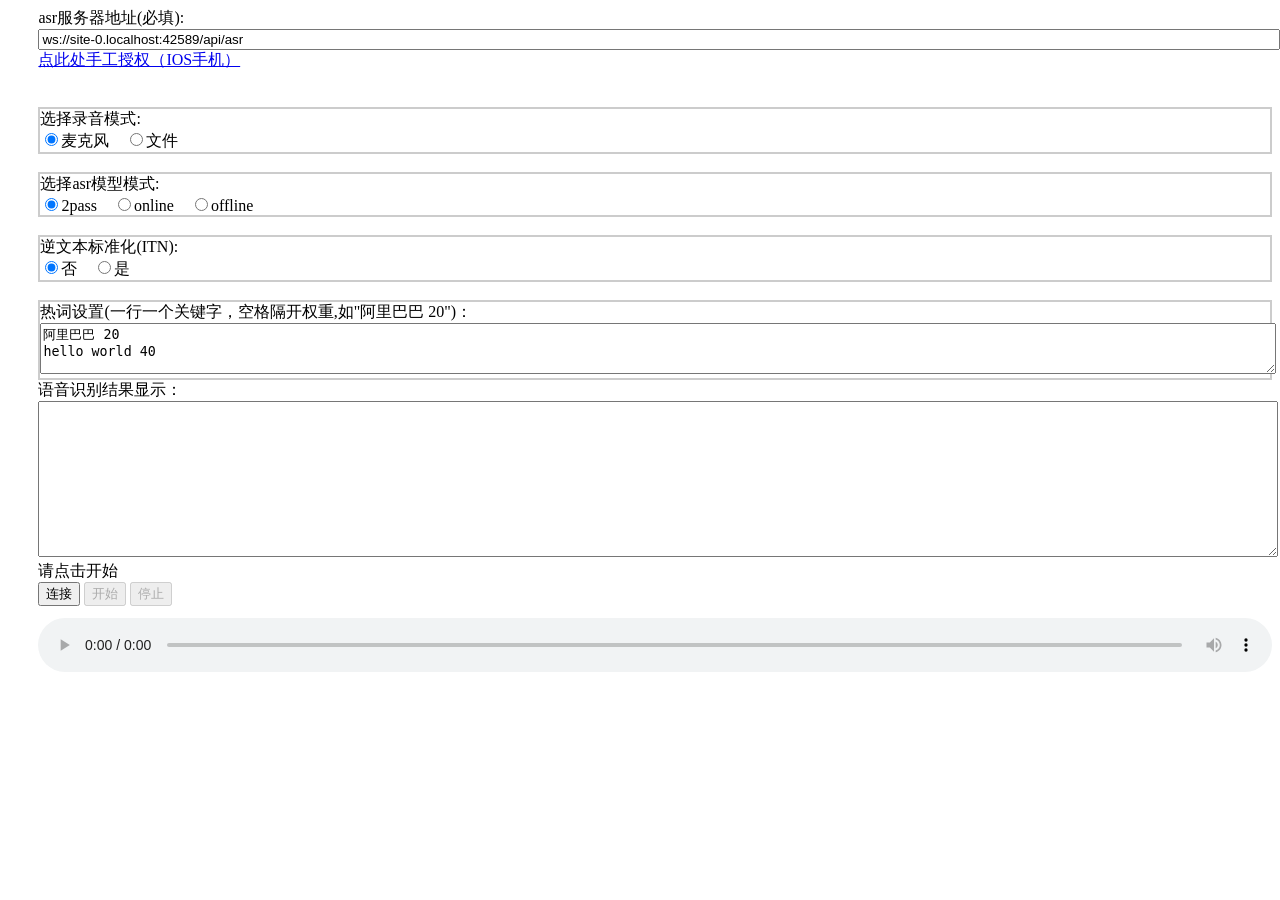
<file: third_party/livetalking/web/asr/index.html>
<!DOCTYPE html>
<html>
	<head>
		<meta charset="utf-8" />
		<meta name="viewport" content="width=device-width,initial-scale=1" />
		<title>语音识别</title>
 
	</head>
	<body style="margin-left: 3%">
		<script src="recorder-core.js" charset="UTF-8"></script>
		<script src="wav.js" charset="UTF-8"></script>
		<script src="pcm.js" charset="UTF-8"></script>

		 
		<div class="div_class_topArea">

			<div class="div_class_recordControl">
				asr服务器地址(必填):
				<br>
				<input id="wssip" type="text" onchange="addresschange()" style=" width: 100%;height:100%" value="wss://www.funasr.com:10096/"/>
				<br>
				<a id="wsslink"  href="#" onclick="window.open('https://127.0.0.1:10095/', '_blank')"><div id="info_wslink">点此处手工授权wss://127.0.0.1:10095/</div></a>
				<br>
			<br>  
			<div  style="border:2px solid #ccc;">
				选择录音模式:<br/>
    
        <label><input name="recoder_mode" onclick="on_recoder_mode_change()" type="radio" value="mic" checked="true"/>麦克风 </label>&nbsp;&nbsp;
        <label><input name="recoder_mode" onclick="on_recoder_mode_change()" type="radio" value="file" />文件 </label> 

				</div>
				
				<br>
				 <div id="mic_mode_div" style="border:2px solid #ccc;display:block;">
				选择asr模型模式:<br/>
    
      <label><input name="asr_mode" type="radio" value="2pass" checked="true"/>2pass </label>&nbsp;&nbsp;
      <label><input name="asr_mode" type="radio" value="online" />online </label>&nbsp;&nbsp;
      <label><input name="asr_mode" type="radio" value="offline" />offline </label>

				</div>
				
				<div id="rec_mode_div" style="border:2px solid #ccc;display:none;">
		 
    
		          <input type="file" id="upfile">

				</div>
				<br>
				<div id="use_itn_div" style="border:2px solid #ccc;display:block;">
					逆文本标准化(ITN):<br/>
					<label><input name="use_itn" type="radio" value="false" checked="true"/>否 </label>&nbsp;&nbsp;
					<label><input name="use_itn" type="radio" value="true" />是 </label>
			   </div>
			   <br>
		        <div  style="border:2px solid #ccc;">
					热词设置(一行一个关键字，空格隔开权重,如"阿里巴巴 20")：
					<br>
	
	
					<textarea rows="3"  id="varHot"  style=" width: 100%;height:100%" >阿里巴巴 20&#13;hello world 40</textarea>
					<br>
	
					</div>
				语音识别结果显示：
				<br>
				
				<textarea rows="10"  id="varArea" readonly="true" style=" width: 100%;height:100%" ></textarea>
				<br>
                <div id="info_div">请点击开始</div>
				<div class="div_class_buttons">
					<button id="btnConnect">连接</button>
					<button id="btnStart">开始</button>
					<button id="btnStop">停止</button>
 
				</div>
                
				<audio id="audio_record" type="audio/wav" controls style="margin-top: 12px; width: 100%;"></audio>
			</div>
		</div>

 		<script src="wsconnecter.js" charset="utf-8"></script>
		<script src="main.js" charset="utf-8"></script>
		

 
				
	</body>
</html>
</file>
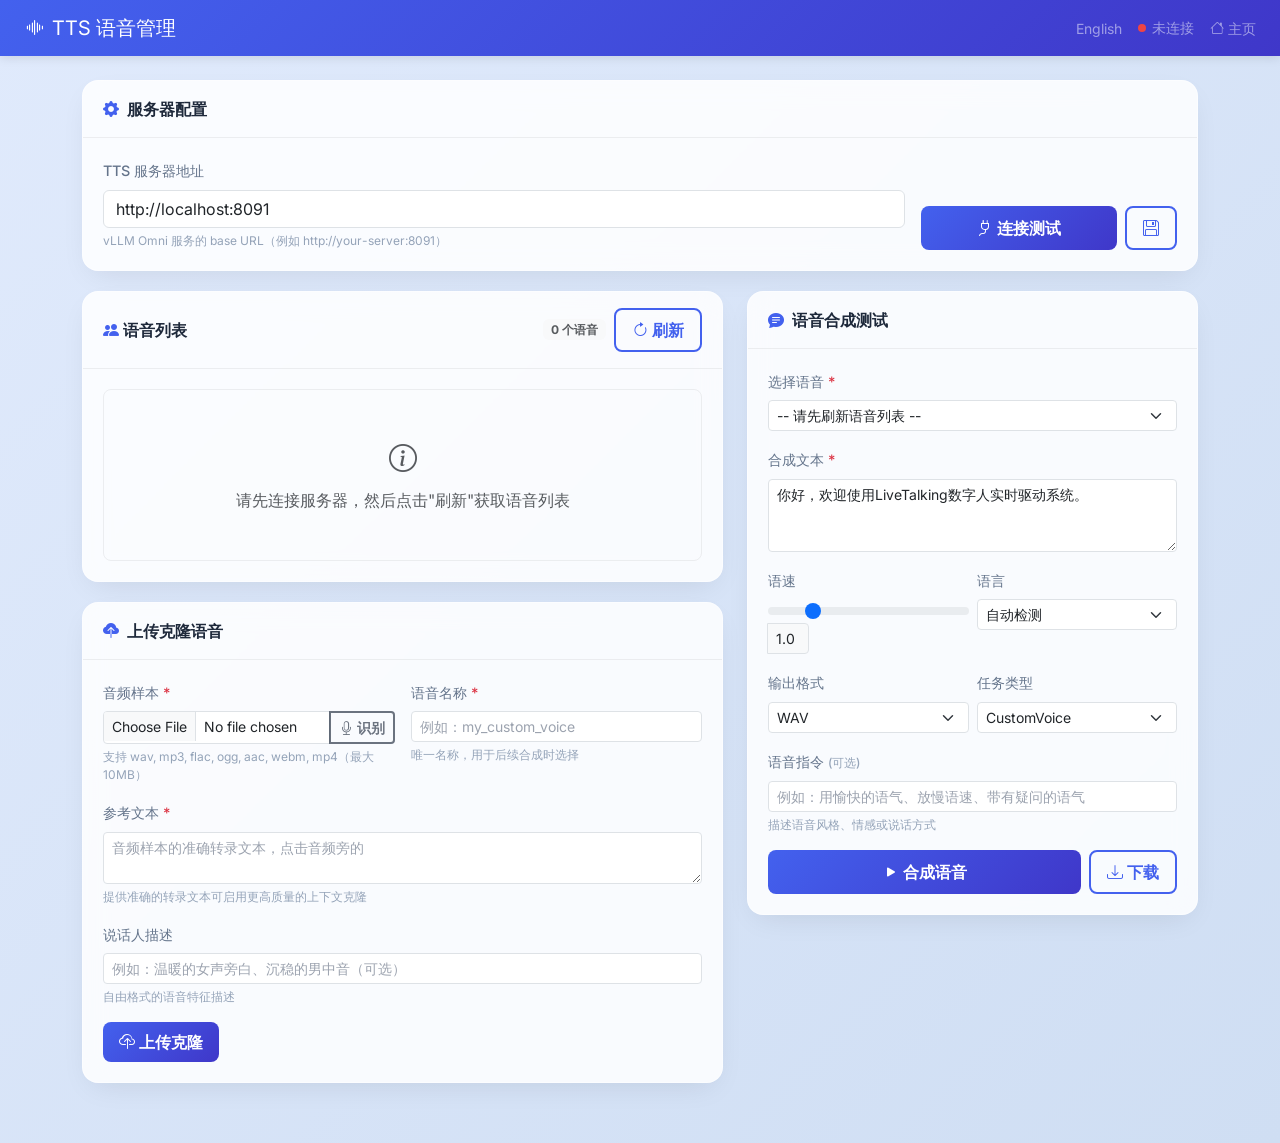
<file: third_party/livetalking/web/tts/index.html>
<!DOCTYPE html>
<html lang="zh-CN">

<head>
    <meta charset="UTF-8">
    <meta name="viewport" content="width=device-width, initial-scale=1.0">
    <title>TTS 语音管理 - LiveTalking</title>
    <link href="https://fonts.googleapis.com/css2?family=Inter:wght@400;500;600;700&display=swap" rel="stylesheet">
    <link href="https://cdn.jsdelivr.net/npm/bootstrap@5.3.0/dist/css/bootstrap.min.css" rel="stylesheet">
    <link rel="stylesheet" href="https://cdn.jsdelivr.net/npm/bootstrap-icons@1.10.0/font/bootstrap-icons.css">
    <style>
        :root {
            --primary-bg: #f0f4fc;
            --card-bg: rgba(255, 255, 255, 0.85);
            --text-dark: #1e293b;
            --text-muted: #64748b;
            --accent-primary: #4361ee;
            --accent-secondary: #3f37c9;
            --danger-color: #ef4444;
            --success-color: #10b981;
            --warning-color: #f59e0b;
            --glass-border: rgba(255, 255, 255, 0.4);
            --border-radius: 16px;
        }

        body {
            font-family: 'Inter', system-ui, -apple-system, sans-serif;
            background: linear-gradient(135deg, #e0eafc 0%, #cfdef3 100%);
            color: var(--text-dark);
            min-height: 100vh;
            padding-bottom: 40px;
        }

        /* Navbar */
        .navbar-custom {
            background: linear-gradient(135deg, #4361ee, #3f37c9);
            box-shadow: 0 2px 10px rgba(0, 0, 0, 0.1);
        }

        /* Glass Card */
        .glass-card {
            background: var(--card-bg);
            backdrop-filter: blur(12px);
            -webkit-backdrop-filter: blur(12px);
            border: 1px solid var(--glass-border);
            border-radius: var(--border-radius);
            box-shadow: 0 10px 30px -10px rgba(0, 0, 0, 0.1);
            margin-bottom: 20px;
        }

        .glass-card .card-header {
            background: transparent;
            border-bottom: 1px solid rgba(0, 0, 0, 0.06);
            padding: 16px 20px;
            font-weight: 600;
            display: flex;
            align-items: center;
            gap: 8px;
        }

        .glass-card .card-header i {
            color: var(--accent-primary);
        }

        .glass-card .card-body {
            padding: 20px;
        }

        /* Buttons */
        .btn-primary-custom {
            background: linear-gradient(135deg, #4361ee, #3f37c9);
            border: none;
            color: #fff;
            font-weight: 600;
            border-radius: 8px;
            padding: 8px 16px;
            cursor: pointer;
            transition: transform 0.2s, box-shadow 0.2s;
        }

        .btn-primary-custom:hover {
            transform: translateY(-1px);
            box-shadow: 0 4px 14px rgba(67, 97, 238, 0.3);
            color: #fff;
        }

        .btn-primary-custom:active {
            transform: translateY(0);
        }

        .btn-primary-custom:disabled {
            opacity: 0.6;
            transform: none;
            box-shadow: none;
            cursor: not-allowed;
        }

        .btn-outline-custom {
            border: 2px solid var(--accent-primary);
            color: var(--accent-primary);
            font-weight: 600;
            border-radius: 8px;
            padding: 8px 16px;
            background: transparent;
            cursor: pointer;
            transition: all 0.2s;
        }

        .btn-outline-custom:hover {
            background: var(--accent-primary);
            color: #fff;
        }

        .btn-outline-custom:active {
            transform: scale(0.97);
        }

        .btn-danger-custom {
            background: #ef4444;
            border: none;
            color: #fff;
            font-weight: 600;
            border-radius: 8px;
            padding: 8px 16px;
            cursor: pointer;
            transition: transform 0.2s, box-shadow 0.2s;
        }

        .btn-danger-custom:hover {
            transform: translateY(-1px);
            box-shadow: 0 4px 14px rgba(239, 68, 68, 0.3);
        }

        /* Form */
        label {
            font-weight: 500;
            font-size: 0.9rem;
            color: var(--text-muted);
            margin-bottom: 4px;
        }

        .param-hint {
            font-size: 0.75rem;
            color: #94a3b8;
        }

        ::placeholder {
            color: #9ca3af !important;
            opacity: 1;
        }

        /* Voice List */
        .voice-table {
            width: 100%;
            font-size: 0.9rem;
        }

        .voice-table th {
            color: var(--text-muted);
            font-weight: 600;
            text-transform: uppercase;
            font-size: 0.8rem;
            letter-spacing: 0.5px;
            border-bottom: 2px solid rgba(0, 0, 0, 0.05);
            padding: 10px 12px;
        }

        .voice-table td {
            padding: 10px 12px;
            vertical-align: middle;
            border-bottom: 1px solid rgba(0, 0, 0, 0.04);
        }

        .voice-table tbody tr {
            transition: background 0.2s;
        }

        .voice-table tbody tr:hover {
            background: rgba(67, 97, 238, 0.04);
        }

        .badge-preset {
            background: #dbeafe;
            color: #1e40af;
            font-size: 0.7rem;
            padding: 3px 8px;
            border-radius: 12px;
        }

        .badge-uploaded {
            background: #d1fae5;
            color: #065f46;
            font-size: 0.7rem;
            padding: 3px 8px;
            border-radius: 12px;
        }

        .voice-list-container {
            max-height: 380px;
            overflow-y: auto;
            border-radius: 8px;
            border: 1px solid rgba(0, 0, 0, 0.06);
        }

        /* Audio Player */
        .audio-preview {
            width: 100%;
            margin-top: 12px;
            border-radius: 8px;
        }

        /* Loading Spinner */
        .spinner-overlay {
            display: none;
            position: fixed;
            top: 0;
            left: 0;
            width: 100%;
            height: 100%;
            background: rgba(0, 0, 0, 0.3);
            z-index: 9999;
            justify-content: center;
            align-items: center;
        }

        .spinner-overlay.show {
            display: flex;
        }

        .spinner-box {
            background: #fff;
            border-radius: 16px;
            padding: 30px 40px;
            text-align: center;
            box-shadow: 0 20px 40px rgba(0, 0, 0, 0.15);
        }

        /* Toast */
        .toast-container {
            position: fixed;
            top: 20px;
            right: 20px;
            z-index: 10000;
        }

        .custom-toast {
            border-radius: 10px;
            padding: 12px 20px;
            margin-bottom: 10px;
            color: #fff;
            font-weight: 500;
            box-shadow: 0 8px 24px rgba(0, 0, 0, 0.15);
            animation: slideIn 0.3s ease;
            min-width: 280px;
        }

        .custom-toast.success {
            background: linear-gradient(135deg, #10b981, #059669);
        }

        .custom-toast.error {
            background: linear-gradient(135deg, #ef4444, #dc2626);
        }

        .custom-toast.info {
            background: linear-gradient(135deg, #4361ee, #3f37c9);
        }

        @keyframes slideIn {
            from {
                transform: translateX(100%);
                opacity: 0;
            }
            to {
                transform: translateX(0);
                opacity: 1;
            }
        }

        /* Server status indicator */
        .server-status {
            display: inline-flex;
            align-items: center;
            gap: 6px;
            font-size: 0.85rem;
        }

        .status-dot {
            width: 8px;
            height: 8px;
            border-radius: 50%;
            display: inline-block;
        }

        .status-dot.on {
            background: #10b981;
        }

        .status-dot.off {
            background: #ef4444;
        }

        /* Waveform animation */
        .playing-indicator {
            display: none;
            align-items: center;
            gap: 2px;
            margin-left: 8px;
        }

        .playing-indicator.active {
            display: inline-flex;
        }

        .wave-bar {
            width: 3px;
            background: var(--accent-primary);
            border-radius: 2px;
            animation: wave 0.8s ease-in-out infinite;
        }

        .wave-bar:nth-child(1) {
            height: 10px;
            animation-delay: 0s;
        }

        .wave-bar:nth-child(2) {
            height: 18px;
            animation-delay: 0.1s;
        }

        .wave-bar:nth-child(3) {
            height: 14px;
            animation-delay: 0.2s;
        }

        .wave-bar:nth-child(4) {
            height: 20px;
            animation-delay: 0.3s;
        }

        .wave-bar:nth-child(5) {
            height: 12px;
            animation-delay: 0.4s;
        }

        @keyframes wave {
            0%,
            100% {
                transform: scaleY(0.5);
            }
            50% {
                transform: scaleY(1.2);
            }
        }
    </style>
</head>

<body>

    <!-- Spinner Overlay -->
    <div class="spinner-overlay" id="spinnerOverlay">
        <div class="spinner-box">
            <div class="spinner-border text-primary mb-2" role="status"></div>
            <div class="fw-bold" id="spinnerText">处理中...</div>
        </div>
    </div>

    <!-- Toast Container -->
    <div class="toast-container" id="toastContainer"></div>

    <!-- Navbar -->
    <nav class="navbar navbar-dark navbar-custom">
        <div class="container-fluid px-4">
            <span class="navbar-brand"><i class="bi bi-soundwave me-2"></i>TTS 语音管理</span>
            <div class="d-flex align-items-center gap-3">
                <a href="/tts/index-en.html" class="text-white-50 small text-decoration-none">English</a>
                <span class="server-status text-white-50">
                    <span class="status-dot off" id="serverDot"></span>
                    <span id="serverStatusText">未连接</span>
                </span>
                <a href="/index.html" class="text-white-50 small text-decoration-none"><i class="bi bi-house"></i> 主页</a>
            </div>
        </div>
    </nav>

    <div class="container mt-4">

        <!-- Server Configuration -->
        <div class="glass-card">
            <div class="card-header"><i class="bi bi-gear-fill"></i> 服务器配置</div>
            <div class="card-body">
                <div class="row g-3 align-items-end">
                    <div class="col-md-9">
                        <label class="form-label">TTS 服务器地址</label>
                        <input type="text" class="form-control" id="serverUrl"
                        placeholder="http://localhost:8091"
                        value="http://localhost:8091">
                        <div class="param-hint mt-1">vLLM Omni 服务的 base URL（例如 http://your-server:8091）</div>
                    </div>
                    <div class="col-md-3 d-flex gap-2">
                        <button class="btn-primary-custom flex-grow-1" onclick="checkServer()">
                            <i class="bi bi-plug"></i> 连接测试
                        </button>
                        <button class="btn-outline-custom" onclick="saveConfig()" title="保存配置">
                            <i class="bi bi-floppy"></i>
                        </button>
                    </div>
                </div>
            </div>
        </div>

        <div class="row">
            <!-- Left Column: Voice List & Clone -->
            <div class="col-lg-7">
                <!-- Voice List -->
                <div class="glass-card">
                    <div class="card-header d-flex justify-content-between align-items-center">
                        <span><i class="bi bi-people-fill"></i> 语音列表</span>
                        <div class="d-flex gap-2 align-items-center">
                            <span class="badge bg-light text-muted" id="voiceCount">0 个语音</span>
                            <button class="btn-outline-custom btn-sm" onclick="refreshVoices()">
                                <i class="bi bi-arrow-clockwise"></i> 刷新
                            </button>
                        </div>
                    </div>
                    <div class="card-body">
                        <div class="voice-list-container" id="voiceListContainer">
                            <div class="text-center text-muted py-5">
                                <i class="bi bi-info-circle fs-3 d-block mb-2"></i>
                                请先连接服务器，然后点击"刷新"获取语音列表
                            </div>
                        </div>
                    </div>
                </div>

                <!-- Upload / Clone Voice -->
                <div class="glass-card">
                    <div class="card-header"><i class="bi bi-cloud-upload-fill"></i> 上传克隆语音</div>
                    <div class="card-body">
                        <form id="cloneForm" onsubmit="return false;">
                            <input type="hidden" id="cloneConsent">
                            <div class="row g-3">
                                <div class="col-md-6">
                                    <label class="form-label">音频样本 <span class="text-danger">*</span></label>
                                    <div class="input-group input-group-sm">
                                        <input type="file" class="form-control form-control-sm" id="cloneAudioFile"
                                        accept="audio/*" onchange="onAudioFileChange()">
                                        <button class="btn btn-outline-custom btn-sm" type="button" id="btnTranscribe" disabled
                                        onclick="transcribeAudio()" title="自动识别音频文本">
                                            <i class="bi bi-mic"></i> 识别
                                        </button>
                                    </div>
                                    <div class="param-hint mt-1">支持 wav, mp3, flac, ogg, aac, webm, mp4（最大 10MB）</div>
                                </div>
                                <div class="col-md-6">
                                    <label class="form-label">语音名称 <span class="text-danger">*</span></label>
                                    <input type="text" class="form-control form-control-sm" id="cloneName"
                                    placeholder="例如：my_custom_voice">
                                    <div class="param-hint mt-1">唯一名称，用于后续合成时选择</div>
                                </div>
                                <div class="col-12">
                                    <label class="form-label">参考文本 <span class="text-danger">*</span></label>
                                    <textarea class="form-control form-control-sm" id="cloneRefText" rows="2"
                                    placeholder="音频样本的准确转录文本，点击音频旁的"识别"按钮自动生成"></textarea>
                                    <div class="param-hint mt-1">提供准确的转录文本可启用更高质量的上下文克隆</div>
                                </div>
                                <div class="col-12">
                                    <label class="form-label">说话人描述</label>
                                    <input type="text" class="form-control form-control-sm" id="cloneDescription"
                                    placeholder="例如：温暖的女声旁白、沉稳的男中音（可选）">
                                    <div class="param-hint mt-1">自由格式的语音特征描述</div>
                                </div>
                                <div class="col-12">
                                    <button type="button" class="btn-primary-custom" onclick="uploadVoice()" id="btnUpload">
                                        <i class="bi bi-cloud-upload"></i> 上传克隆
                                    </button>
                                </div>
                            </div>
                        </form>
                    </div>
                </div>
            </div>

            <!-- Right Column: Speech Synthesis -->
            <div class="col-lg-5">
                <div class="glass-card">
                    <div class="card-header"><i class="bi bi-chat-text-fill"></i> 语音合成测试</div>
                    <div class="card-body">
                        <div class="mb-3">
                            <label class="form-label">选择语音 <span class="text-danger">*</span></label>
                            <select class="form-select form-select-sm" id="synthVoice">
                                <option value="">-- 请先刷新语音列表 --</option>
                            </select>
                        </div>

                        <div class="mb-3">
                            <label class="form-label">合成文本 <span class="text-danger">*</span></label>
                            <textarea class="form-control form-control-sm" id="synthText" rows="3"
                        placeholder="输入要合成语音的文本...">你好，欢迎使用LiveTalking数字人实时驱动系统。</textarea>
                    </div>

                    <div class="row g-2 mb-3">
                        <div class="col-md-6">
                            <label class="form-label">语速</label>
                            <div class="input-group input-group-sm">
                                <input type="range" class="form-range" id="synthSpeed" min="0.25" max="4.0" step="0.05" value="1.0"
                                oninput="document.getElementById('synthSpeedVal').textContent=this.value">
                                <span class="input-group-text" id="synthSpeedVal" style="min-width:42px;">1.0</span>
                            </div>
                        </div>
                        <div class="col-md-6">
                            <label class="form-label">语言</label>
                            <select class="form-select form-select-sm" id="synthLanguage">
                                <option value="Auto">自动检测</option>
                                <option value="Chinese">中文</option>
                                <option value="English">English</option>
                                <option value="Japanese">日本語</option>
                                <option value="Korean">한국어</option>
                                <option value="German">Deutsch</option>
                                <option value="French">Français</option>
                                <option value="Russian">Русский</option>
                                <option value="Portuguese">Português</option>
                                <option value="Spanish">Español</option>
                                <option value="Italian">Italiano</option>
                            </select>
                        </div>
                    </div>

                    <div class="row g-2 mb-3">
                        <div class="col-md-6">
                            <label class="form-label">输出格式</label>
                            <select class="form-select form-select-sm" id="synthFormat">
                                <option value="wav">WAV</option>
                                <option value="mp3">MP3</option>
                                <option value="flac">FLAC</option>
                                <option value="aac">AAC</option>
                                <option value="opus">Opus</option>
                                <option value="pcm">PCM</option>
                            </select>
                        </div>
                        <div class="col-md-6">
                            <label class="form-label">任务类型</label>
                            <select class="form-select form-select-sm" id="synthTaskType">
                                <option value="CustomVoice">CustomVoice</option>
                                <option value="VoiceDesign">VoiceDesign</option>
                                <option value="Base">Base（需克隆语音）</option>
                            </select>
                        </div>
                    </div>

                    <div class="mb-3">
                        <label class="form-label">语音指令 <span class="param-hint">(可选)</span></label>
                        <input type="text" class="form-control form-control-sm" id="synthInstructions"
                        placeholder="例如：用愉快的语气、放慢语速、带有疑问的语气">
                        <div class="param-hint mt-1">描述语音风格、情感或说话方式</div>
                    </div>

                    <div class="d-flex gap-2">
                        <button class="btn-primary-custom flex-grow-1" onclick="synthesize()" id="btnSynthesize">
                            <i class="bi bi-play-fill"></i> 合成语音
                        </button>
                        <button class="btn-outline-custom" onclick="downloadAudio()" id="btnDownload" disabled>
                            <i class="bi bi-download"></i> 下载
                        </button>
                    </div>

                    <!-- Audio Preview -->
                    <div id="audioPreviewSection" style="display:none; margin-top:16px;">
                        <div class="d-flex align-items-center gap-2 mb-2">
                            <span class="fw-bold small">合成结果</span>
                            <div class="playing-indicator" id="playingIndicator">
                                <div class="wave-bar"></div>
                                <div class="wave-bar"></div>
                                <div class="wave-bar"></div>
                                <div class="wave-bar"></div>
                                <div class="wave-bar"></div>
                            </div>
                        </div>
                        <audio id="audioPreview" class="audio-preview" controls></audio>
                    </div>
                </div>
            </div>
        </div>

        <!-- Advanced: Ref Audio Settings -->
        <div class="glass-card" id="refAudioCard" style="display:none;">
            <div class="card-header"><i class="bi bi-sliders"></i> 高级：参考音频设置 (Base 模式)</div>
            <div class="card-body">
                <div class="row g-3">
                    <div class="col-md-4">
                        <label class="form-label">参考音频 URL</label>
                        <input type="text" class="form-control form-control-sm" id="refAudioUrl"
                        placeholder="http://... 或 data:audio/wav;base64,...">
                        <div class="param-hint mt-1">远程 URL 或 base64 data URL</div>
                    </div>
                    <div class="col-md-4">
                        <label class="form-label">参考文本</label>
                        <input type="text" class="form-control form-control-sm" id="refText"
                        placeholder="参考音频的转录文本">
                    </div>
                    <div class="col-md-4 d-flex align-items-end">
                        <div class="form-check form-switch">
                            <input class="form-check-input" type="checkbox" id="xVectorOnly">
                            <label class="form-check-label small">仅使用 X-Vector 模式 <span class="param-hint">(更快，质量略低)</span></label>
                        </div>
                    </div>
                </div>
            </div>
        </div>
    </div>

        <!-- Hidden audio blob store -->
        <script>
            // ==================== State ====================
            let audioBlob = null;
            let audioUrl = null;
            let currentVoices = { voices: [], uploaded_voices: [] };

            // ==================== Utilities ====================
            function getBaseUrl() {
                return document.getElementById('serverUrl').value.replace(/\/+$/, '');
            }

            function showSpinner(text = '处理中...') {
                document.getElementById('spinnerText').textContent = text;
                document.getElementById('spinnerOverlay').classList.add('show');
            }

            function hideSpinner() {
                document.getElementById('spinnerOverlay').classList.remove('show');
            }

            function showToast(message, type = 'info') {
                const container = document.getElementById('toastContainer');
                const toast = document.createElement('div');
                toast.className = `custom-toast ${type}`;
                toast.innerHTML = message;
                container.appendChild(toast);
                setTimeout(() => {
                    toast.style.opacity = '0';
                    toast.style.transition = 'opacity 0.3s';
                    setTimeout(() => toast.remove(), 300);
                }, 3500);
            }

            function setServerStatus(connected) {
                const dot = document.getElementById('serverDot');
                const text = document.getElementById('serverStatusText');
                if (connected) {
                    dot.className = 'status-dot on';
                    text.textContent = '已连接';
                } else {
                    dot.className = 'status-dot off';
                    text.textContent = '未连接';
                }
            }

            // ==================== Server Config ====================
            function saveConfig() {
                const config = {
                    serverUrl: document.getElementById('serverUrl').value,
                };
                localStorage.setItem('tts_config', JSON.stringify(config));
                showToast('<i class="bi bi-check-circle me-1"></i>配置已保存到本地', 'success');
            }

            function loadConfig() {
                try {
                    const saved = localStorage.getItem('tts_config');
                    if (saved) {
                        const config = JSON.parse(saved);
                        if (config.serverUrl) document.getElementById('serverUrl').value = config.serverUrl;
                    }
                } catch (e) { /* ignore */ }
            }

            // ==================== Server Check ====================
            async function checkServer() {
                const baseUrl = getBaseUrl();
                if (!baseUrl) {
                    showToast('<i class="bi bi-exclamation-triangle me-1"></i>请输入服务器地址', 'error');
                    return;
                }

                showSpinner('正在连接服务器...');
                setServerStatus(false);

                try {
                    const resp = await fetch(`${baseUrl}/v1/audio/voices`, {
                        method: 'GET',
                        headers: { 'Content-Type': 'application/json' },
                    });

                    if (resp.ok) {
                        const data = await resp.json();
                        currentVoices = data;
                        renderVoiceList(data);
                        populateVoiceSelect(data);
                        setServerStatus(true);
                        const presetCount = data.voices?.filter(v => !(data.uploaded_voices || []).map(u => u.name).includes(v)).length || 0;
                        const uploadCount = data.uploaded_voices?.length || 0;
                        showToast(`<i class="bi bi-check-circle me-1"></i>连接成功！发现 ${presetCount} 个预设语音，${uploadCount} 个已上传语音`, 'success');
                    } else {
                        const errText = await resp.text();
                        showToast(`<i class="bi bi-x-circle me-1"></i>服务器返回错误: ${resp.status} ${resp.statusText}`, 'error');
                        console.error('Server check failed:', resp.status, errText);
                    }
                } catch (e) {
                    showToast(`<i class="bi bi-x-circle me-1"></i>无法连接到服务器: ${e.message}`, 'error');
                    console.error('Connection error:', e);
                } finally {
                    hideSpinner();
                }
            }

            // ==================== Voice List ====================
            async function refreshVoices() {
                const baseUrl = getBaseUrl();
                if (!baseUrl) {
                    showToast('<i class="bi bi-exclamation-triangle me-1"></i>请先配置服务器地址', 'error');
                    return;
                }

                showSpinner('正在获取语音列表...');

                try {
                    const resp = await fetch(`${baseUrl}/v1/audio/voices`);
                    if (!resp.ok) {
                        const errText = await resp.text();
                        throw new Error(`${resp.status} ${resp.statusText}: ${errText}`);
                    }

                    const data = await resp.json();
                    currentVoices = data;
                    renderVoiceList(data);
                    populateVoiceSelect(data);
                    setServerStatus(true);

                    const uploadedNames = (data.uploaded_voices || []).map(v => v.name);
                    const presetCount = (data.voices || []).filter(v => !uploadedNames.includes(v)).length;
                    const total = presetCount + (data.uploaded_voices?.length || 0);
                    showToast(`<i class="bi bi-check-circle me-1"></i>已刷新，共 ${total} 个语音`, 'success');
                } catch (e) {
                    showToast(`<i class="bi bi-x-circle me-1"></i>获取失败: ${e.message}`, 'error');
                    console.error('Refresh voices error:', e);
                } finally {
                    hideSpinner();
                }
            }

            function renderVoiceList(data) {
                const container = document.getElementById('voiceListContainer');
                const countEl = document.getElementById('voiceCount');

                const uploadedVoices = data.uploaded_voices || [];
                const uploadedNames = new Set(uploadedVoices.map(v => v.name));
                const presetVoices = (data.voices || []).filter(v => !uploadedNames.has(v));
                const total = presetVoices.length + uploadedVoices.length;

                countEl.textContent = `${total} 个语音`;

                if (total === 0) {
                    container.innerHTML = `
                            <div class="text-center text-muted py-5">
                                <i class="bi bi-inbox fs-3 d-block mb-2"></i>
                                暂无语音，请上传克隆语音
                            </div>`;
                    return;
                }

                let html = `
                        <table class="voice-table table table-borderless mb-0">
                            <thead>
                                <tr>
                                    <th>名称</th>
                                    <th>类型</th>
                                    <th>描述 / 参考文本</th>
                                    <th>操作</th>
                                </tr>
                            </thead>
                            <tbody>`;

                // Preset voices
                for (const v of presetVoices) {
                    html += `
                                <tr>
                                    <td><strong>${escapeHtml(v)}</strong></td>
                                    <td><span class="badge-preset">预设</span></td>
                                    <td><span class="text-muted small">—</span></td>
                                    <td>
                                        <button class="btn btn-sm btn-outline-custom py-0 px-2" onclick="selectVoice('${escapeHtml(v)}')" title="选用此语音">
                                            <i class="bi bi-check2"></i>
                                        </button>
                                    </td>
                                </tr>`;
                }

                // Uploaded voices
                for (const v of uploadedVoices) {
                    const desc = v.speaker_description || v.ref_text || '—';
                    const created = v.created_at ? new Date(v.created_at * 1000).toLocaleDateString('zh-CN') : '';
                    html += `
                                <tr>
                                    <td><strong>${escapeHtml(v.name)}</strong></td>
                                    <td><span class="badge-uploaded">已上传</span></td>
                                    <td>
                                        <span class="small">${escapeHtml(desc)}</span>
                                        ${created ? `<br><span class="param-hint">${created}</span>` : ''}
                                    </td>
                                    <td>
                                        <button class="btn btn-sm btn-outline-custom py-0 px-2" onclick="selectVoice('${escapeHtml(v.name)}')" title="选用此语音">
                                            <i class="bi bi-check2"></i>
                                        </button>
                                        <button class="btn btn-sm text-danger py-0 px-1" onclick="deleteVoice('${escapeHtml(v.name)}')" title="删除此语音">
                                            <i class="bi bi-trash3"></i>
                                        </button>
                                    </td>
                                </tr>`;
                }

                html += '</tbody></table>';
                container.innerHTML = html;
            }

            function populateVoiceSelect(data) {
                const select = document.getElementById('synthVoice');
                select.innerHTML = '<option value="">-- 请选择语音 --</option>';

                const uploadedVoices = data.uploaded_voices || [];
                const uploadedNames = new Set(uploadedVoices.map(v => v.name));
                const presetVoices = (data.voices || []).filter(v => !uploadedNames.has(v));

                if (presetVoices.length > 0) {
                    const optgroup = document.createElement('optgroup');
                    optgroup.label = '预设语音';
                    for (const v of presetVoices) {
                        const opt = document.createElement('option');
                        opt.value = v;
                        opt.textContent = v;
                        optgroup.appendChild(opt);
                    }
                    select.appendChild(optgroup);
                }

                if (uploadedVoices.length > 0) {
                    const optgroup = document.createElement('optgroup');
                    optgroup.label = '已上传语音';
                    for (const v of uploadedVoices) {
                        const opt = document.createElement('option');
                        opt.value = v.name;
                        opt.textContent = v.name;
                        optgroup.appendChild(opt);
                    }
                    select.appendChild(optgroup);
                }
            }

            function selectVoice(name) {
                document.getElementById('synthVoice').value = name;
                // Scroll to synth card
                document.getElementById('synthText').focus();
                showToast(`<i class="bi bi-check-circle me-1"></i>已选用语音: ${name}`, 'info');
            }

            async function deleteVoice(name) {
                if (!confirm(`确定要删除语音 "${name}" 吗？此操作不可撤销。`)) return;

                const baseUrl = getBaseUrl();
                showSpinner('正在删除语音...');

                try {
                    // Try DELETE method on the voice endpoint
                    const resp = await fetch(`${baseUrl}/v1/audio/voices/${encodeURIComponent(name)}`, {
                        method: 'DELETE',
                    });

                    if (resp.ok) {
                        showToast(`<i class="bi bi-check-circle me-1"></i>语音 "${name}" 已删除`, 'success');
                        await refreshVoices();
                    } else if (resp.status === 404 || resp.status === 405) {
                        // Some implementations might not support DELETE, try alternative
                        showToast(`<i class="bi bi-info-circle me-1"></i>服务器不支持删除操作，请手动管理`, 'info');
                    } else {
                        const errText = await resp.text();
                        throw new Error(`${resp.status}: ${errText}`);
                    }
                } catch (e) {
                    showToast(`<i class="bi bi-x-circle me-1"></i>删除失败: ${e.message}`, 'error');
                } finally {
                    hideSpinner();
                }
            }

            // ==================== Upload Voice ====================
            function generateConsentId() {
                return 'consent_' + Date.now().toString(36) + '_' + Math.random().toString(36).substring(2, 10);
            }

            function onAudioFileChange() {
                const fileInput = document.getElementById('cloneAudioFile');
                const btnTranscribe = document.getElementById('btnTranscribe');
                btnTranscribe.disabled = !fileInput.files || fileInput.files.length === 0;
            }

            async function transcribeAudio() {
                const fileInput = document.getElementById('cloneAudioFile');
                const btnTranscribe = document.getElementById('btnTranscribe');

                if (!fileInput.files || fileInput.files.length === 0) {
                    showToast('<i class="bi bi-exclamation-triangle me-1"></i>请先选择音频文件', 'error');
                    return;
                }

                // Check for browser SpeechRecognition support
                const SpeechRecognition = window.SpeechRecognition || window.webkitSpeechRecognition;
                if (!SpeechRecognition) {
                    showToast('<i class="bi bi-x-circle me-1"></i>当前浏览器不支持语音识别，请使用 Chrome 或 Edge', 'error');
                    return;
                }

                btnTranscribe.disabled = true;
                showSpinner('正在通过浏览器语音识别...\n请确保麦克风已开启，将播放音频进行识别');

                const recognition = new SpeechRecognition();
                recognition.lang = 'zh-CN';
                recognition.interimResults = true;
                recognition.continuous = true;
                recognition.maxAlternatives = 1;

                let finalTranscript = '';
                let recognitionStarted = false;

                // Create audio element to play the file
                const audio = new Audio();
                audio.src = URL.createObjectURL(fileInput.files[0]);
                audio.volume = 0.8;

                recognition.onresult = (event) => {
                    let interim = '';
                    for (let i = event.resultIndex; i < event.results.length; i++) {
                        const result = event.results[i];
                        if (result.isFinal) {
                            finalTranscript += result[0].transcript;
                        } else {
                            interim += result[0].transcript;
                        }
                    }
                    document.getElementById('cloneRefText').value = finalTranscript + interim;
                };

                recognition.onerror = (event) => {
                    if (event.error === 'no-speech' || event.error === 'aborted') return;
                    console.error('Speech recognition error:', event.error);
                    // Don't show toast for transient errors during playback
                };

                recognition.onend = () => {
                    if (!audio.ended && !audio.paused) {
                        // Recognition ended but audio still playing, restart
                        try {
                            if (recognitionStarted) recognition.start();
                        } catch (e) { /* ignore */ }
                    }
                };

                audio.onended = () => {
                    try { recognition.stop(); } catch (e) { /* ignore */ }
                    URL.revokeObjectURL(audio.src);
                    document.getElementById('cloneRefText').value = finalTranscript.trim();
                    if (finalTranscript.trim()) {
                        showToast('<i class="bi bi-check-circle me-1"></i>语音识别完成，请核对转录文本', 'success');
                    } else {
                        showToast('<i class="bi bi-info-circle me-1"></i>未识别到语音内容，请检查麦克风或手动输入文本', 'info');
                    }
                    btnTranscribe.disabled = false;
                    hideSpinner();
                };

                audio.onerror = () => {
                    try { recognition.stop(); } catch (e) { /* ignore */ }
                    URL.revokeObjectURL(audio.src);
                    showToast('<i class="bi bi-x-circle me-1"></i>音频播放失败', 'error');
                    btnTranscribe.disabled = false;
                    hideSpinner();
                };

                try {
                    recognition.start();
                    recognitionStarted = true;
                    // Small delay to let recognition initialize before playback
                    setTimeout(() => audio.play().catch(e => {
                        try { recognition.stop(); } catch (e2) { /* ignore */ }
                        showToast('<i class="bi bi-x-circle me-1"></i>音频播放失败: ' + e.message, 'error');
                        btnTranscribe.disabled = false;
                        hideSpinner();
                    }), 300);
                } catch (e) {
                    showToast('<i class="bi bi-x-circle me-1"></i>启动语音识别失败: ' + e.message, 'error');
                    btnTranscribe.disabled = false;
                    hideSpinner();
                }
            }

            async function uploadVoice() {
                const baseUrl = getBaseUrl();
                const fileInput = document.getElementById('cloneAudioFile');
                const nameInput = document.getElementById('cloneName');
                const consentInput = document.getElementById('cloneConsent');
                const refTextInput = document.getElementById('cloneRefText');
                const descInput = document.getElementById('cloneDescription');
                const btnUpload = document.getElementById('btnUpload');

                if (!fileInput.files || fileInput.files.length === 0) {
                    showToast('<i class="bi bi-exclamation-triangle me-1"></i>请选择音频文件', 'error');
                    return;
                }
                if (!nameInput.value.trim()) {
                    showToast('<i class="bi bi-exclamation-triangle me-1"></i>请输入语音名称', 'error');
                    return;
                }
                if (!refTextInput.value.trim()) {
                    showToast('<i class="bi bi-exclamation-triangle me-1"></i>请填写参考文本（可点击音频旁的"识别"按钮自动生成）', 'error');
                    return;
                }

                const file = fileInput.files[0];
                const maxSize = 10 * 1024 * 1024; // 10MB
                if (file.size > maxSize) {
                    showToast('<i class="bi bi-exclamation-triangle me-1"></i>音频文件不能超过 10MB', 'error');
                    return;
                }

                // Auto-generate consent ID if not set
                if (!consentInput.value.trim()) {
                    consentInput.value = generateConsentId();
                }

                btnUpload.disabled = true;
                showSpinner('正在上传克隆语音...');

                try {
                    const formData = new FormData();
                    formData.append('audio_sample', file);
                    formData.append('name', nameInput.value.trim());
                    formData.append('consent', consentInput.value.trim());
                    formData.append('ref_text', refTextInput.value.trim());
                    if (descInput.value.trim()) {
                        formData.append('speaker_description', descInput.value.trim());
                    }

                    const resp = await fetch(`${baseUrl}/v1/audio/voices`, {
                        method: 'POST',
                        body: formData,
                        // Don't set Content-Type header — the browser will set it with the boundary
                    });

                    if (resp.ok) {
                        const result = await resp.json().catch(() => ({}));
                        showToast(`<i class="bi bi-check-circle me-1"></i>语音 "${nameInput.value.trim()}" 上传成功！`, 'success');

                        // Clear form
                        fileInput.value = '';
                        nameInput.value = '';
                        consentInput.value = generateConsentId();
                        refTextInput.value = '';
                        descInput.value = '';
                        document.getElementById('btnTranscribe').disabled = true;

                        // Refresh voice list
                        await refreshVoices();
                    } else {
                        const errText = await resp.text();
                        let errMsg = `${resp.status} ${resp.statusText}`;
                        try {
                            const errJson = JSON.parse(errText);
                            errMsg = errJson.detail || errJson.message || errMsg;
                        } catch (e) { /* use raw text */ }
                        throw new Error(errMsg);
                    }
                } catch (e) {
                    showToast(`<i class="bi bi-x-circle me-1"></i>上传失败: ${e.message}`, 'error');
                    console.error('Upload error:', e);
                } finally {
                    btnUpload.disabled = false;
                    hideSpinner();
                }
            }

            // ==================== Synthesize ====================
            async function synthesize() {
                const baseUrl = getBaseUrl();
                const voice = document.getElementById('synthVoice').value;
                const text = document.getElementById('synthText').value.trim();
                const speed = parseFloat(document.getElementById('synthSpeed').value);
                const language = document.getElementById('synthLanguage').value;
                const format = document.getElementById('synthFormat').value;
                const taskType = document.getElementById('synthTaskType').value;
                const instructions = document.getElementById('synthInstructions').value.trim();
                const btnSynthesize = document.getElementById('btnSynthesize');

                if (!voice) {
                    showToast('<i class="bi bi-exclamation-triangle me-1"></i>请先选择语音', 'error');
                    return;
                }
                if (!text) {
                    showToast('<i class="bi bi-exclamation-triangle me-1"></i>请输入合成文本', 'error');
                    return;
                }

                btnSynthesize.disabled = true;
                showSpinner('正在合成语音...');

                // Clean up previous audio
                if (audioUrl) {
                    URL.revokeObjectURL(audioUrl);
                    audioUrl = null;
                }
                audioBlob = null;

                try {
                    const body = {
                        input: text,                        
                        voice: voice,
                        response_format: format,
                        speed: speed,
                        language: language,
                        task_type: taskType,
                    };

                    if (instructions) {
                        body.instructions = instructions;
                    }

                    // Add ref_audio params for Base task type
                    if (taskType === 'Base') {
                        const refAudioUrl = document.getElementById('refAudioUrl').value.trim();
                        const refText = document.getElementById('refText').value.trim();
                        const xVectorOnly = document.getElementById('xVectorOnly').checked;

                        if (refAudioUrl) body.ref_audio = refAudioUrl;
                        if (refText) body.ref_text = refText;
                        if (xVectorOnly) body.x_vector_only_mode = true;
                    }

                    const resp = await fetch(`${baseUrl}/v1/audio/speech`, {
                        method: 'POST',
                        headers: {
                            'Content-Type': 'application/json',
                        },
                        body: JSON.stringify(body),
                    });

                    if (!resp.ok) {
                        const errText = await resp.text();
                        let errMsg = `${resp.status} ${resp.statusText}`;
                        try {
                            const errJson = JSON.parse(errText);
                            errMsg = errJson.detail || errJson.message || errMsg;
                        } catch (e) { /* use raw text */ }
                        throw new Error(errMsg);
                    }

                    // Get audio blob from response
                    audioBlob = await resp.blob();

                    // Create preview URL
                    const mimeType = getMimeType(format);
                    audioUrl = URL.createObjectURL(new Blob([audioBlob], { type: mimeType }));

                    // Show audio player
                    const previewSection = document.getElementById('audioPreviewSection');
                    const audioEl = document.getElementById('audioPreview');
                    previewSection.style.display = 'block';
                    audioEl.src = audioUrl;
                    audioEl.load();

                    // Enable download button
                    document.getElementById('btnDownload').disabled = false;

                    // Show playing indicator when audio plays
                    audioEl.onplay = () => document.getElementById('playingIndicator').classList.add('active');
                    audioEl.onpause = () => document.getElementById('playingIndicator').classList.remove('active');
                    audioEl.onended = () => document.getElementById('playingIndicator').classList.remove('active');

                    showToast(`<i class="bi bi-check-circle me-1"></i>语音合成成功！`, 'success');
                } catch (e) {
                    showToast(`<i class="bi bi-x-circle me-1"></i>合成失败: ${e.message}`, 'error');
                    console.error('Synthesis error:', e);
                } finally {
                    btnSynthesize.disabled = false;
                    hideSpinner();
                }
            }

            function downloadAudio() {
                if (!audioBlob) {
                    showToast('<i class="bi bi-exclamation-triangle me-1"></i>请先合成语音', 'error');
                    return;
                }

                const format = document.getElementById('synthFormat').value;
                const voice = document.getElementById('synthVoice').value || 'tts';
                const ext = format === 'pcm' ? 'pcm' : format;
                const mimeType = getMimeType(format);

                const url = URL.createObjectURL(new Blob([audioBlob], { type: mimeType }));
                const a = document.createElement('a');
                a.href = url;
                a.download = `${voice}_${Date.now()}.${ext}`;
                document.body.appendChild(a);
                a.click();
                document.body.removeChild(a);
                URL.revokeObjectURL(url);
            }

            function getMimeType(format) {
                const map = {
                    'wav': 'audio/wav',
                    'mp3': 'audio/mpeg',
                    'flac': 'audio/flac',
                    'aac': 'audio/aac',
                    'opus': 'audio/opus',
                    'pcm': 'audio/pcm',
                };
                return map[format] || 'audio/wav';
            }

            function escapeHtml(str) {
                if (!str) return '';
                const div = document.createElement('div');
                div.textContent = str;
                return div.innerHTML;
            }

            // ==================== Event Listeners ====================
            // Show/hide ref audio card based on task type
            document.getElementById('synthTaskType').addEventListener('change', function() {
                const refCard = document.getElementById('refAudioCard');
                if (this.value === 'Base') {
                    refCard.style.display = 'block';
                } else {
                    refCard.style.display = 'none';
                }
            });

            // Enter key triggers synthesis
            document.getElementById('synthText').addEventListener('keydown', function(e) {
                if (e.ctrlKey && e.key === 'Enter') {
                    synthesize();
                }
            });

            // Enter key in server URL triggers check
            document.getElementById('serverUrl').addEventListener('keydown', function(e) {
                if (e.key === 'Enter') {
                    checkServer();
                }
            });

            // ==================== Init ====================
            window.addEventListener('DOMContentLoaded', () => {
                loadConfig();
            });
        </script>
    </body>

    </html>
</file>
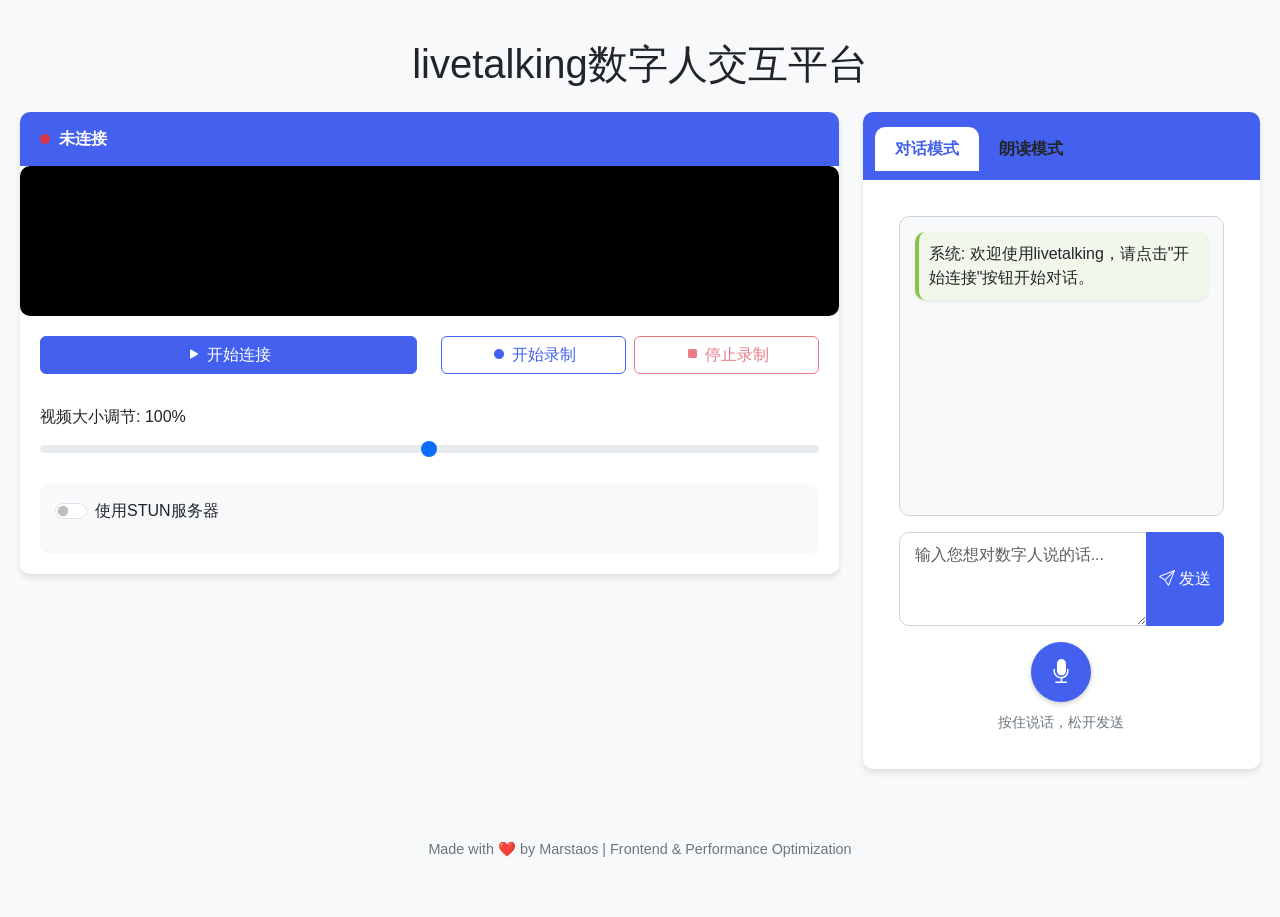
<file: third_party/livetalking/web/dashboard.html>
<!DOCTYPE html>
<html lang="zh-CN">
<head>
    <meta charset="UTF-8">
    <meta name="viewport" content="width=device-width, initial-scale=1.0">
    <title>livetalking数字人交互平台</title>
    <link href="https://cdn.jsdelivr.net/npm/bootstrap@5.3.0/dist/css/bootstrap.min.css" rel="stylesheet">
    <link rel="stylesheet" href="https://cdn.jsdelivr.net/npm/bootstrap-icons@1.10.0/font/bootstrap-icons.css">
    <style>
        :root {
            --primary-color: #4361ee;
            --secondary-color: #3f37c9;
            --accent-color: #4895ef;
            --background-color: #f8f9fa;
            --card-bg: #ffffff;
            --text-color: #212529;
            --border-radius: 10px;
            --box-shadow: 0 4px 6px rgba(0, 0, 0, 0.1);
        }

        body {
            font-family: 'Segoe UI', Tahoma, Geneva, Verdana, sans-serif;
            background-color: var(--background-color);
            color: var(--text-color);
            min-height: 100vh;
            padding-top: 20px;
        }

        .dashboard-container {
            max-width: 1400px;
            margin: 0 auto;
            padding: 20px;
        }

        .card {
            background-color: var(--card-bg);
            border-radius: var(--border-radius);
            box-shadow: var(--box-shadow);
            border: none;
            margin-bottom: 20px;
            overflow: hidden;
        }

        .card-header {
            background-color: var(--primary-color);
            color: white;
            font-weight: 600;
            padding: 15px 20px;
            border-bottom: none;
        }

        .video-container {
            position: relative;
            width: 100%;
            background-color: #000;
            border-radius: var(--border-radius);
            overflow: hidden;
            display: flex;
            justify-content: center;
            align-items: center;
        }

        video {
            max-width: 100%;
            max-height: 100%;
            display: block;
            border-radius: var(--border-radius);
        }

        .controls-container {
            padding: 20px;
        }

        .btn-primary {
            background-color: var(--primary-color);
            border-color: var(--primary-color);
        }

        .btn-primary:hover {
            background-color: var(--secondary-color);
            border-color: var(--secondary-color);
        }

        .btn-outline-primary {
            color: var(--primary-color);
            border-color: var(--primary-color);
        }

        .btn-outline-primary:hover {
            background-color: var(--primary-color);
            color: white;
        }

        .form-control {
            border-radius: var(--border-radius);
            padding: 10px 15px;
            border: 1px solid #ced4da;
        }

        .form-control:focus {
            border-color: var(--accent-color);
            box-shadow: 0 0 0 0.25rem rgba(67, 97, 238, 0.25);
        }

        .status-indicator {
            width: 10px;
            height: 10px;
            border-radius: 50%;
            display: inline-block;
            margin-right: 5px;
        }

        .status-connected {
            background-color: #28a745;
        }

        .status-disconnected {
            background-color: #dc3545;
        }

        .status-connecting {
            background-color: #ffc107;
        }

        .asr-container {
            height: 300px;
            overflow-y: auto;
            padding: 15px;
            background-color: #f8f9fa;
            border-radius: var(--border-radius);
            border: 1px solid #ced4da;
        }

        .asr-text {
            margin-bottom: 10px;
            padding: 10px;
            background-color: white;
            border-radius: var(--border-radius);
            box-shadow: 0 1px 3px rgba(0, 0, 0, 0.1);
        }

        .user-message {
            background-color: #e3f2fd;
            border-left: 4px solid var(--primary-color);
        }

        .system-message {
            background-color: #f1f8e9;
            border-left: 4px solid #8bc34a;
        }

        .recording-indicator {
            position: absolute;
            top: 15px;
            right: 15px;
            background-color: rgba(220, 53, 69, 0.8);
            color: white;
            padding: 5px 10px;
            border-radius: 20px;
            font-size: 0.8rem;
            display: none;
        }

        .recording-indicator.active {
            display: flex;
            align-items: center;
        }

        .recording-indicator .blink {
            width: 10px;
            height: 10px;
            background-color: #fff;
            border-radius: 50%;
            margin-right: 5px;
            animation: blink 1s infinite;
        }

        @keyframes blink {
            0% { opacity: 1; }
            50% { opacity: 0.3; }
            100% { opacity: 1; }
        }

        .mode-switch {
            margin-bottom: 20px;
        }

        .nav-tabs .nav-link {
            color: var(--text-color);
            border: none;
            padding: 10px 20px;
            border-radius: var(--border-radius) var(--border-radius) 0 0;
        }

        .nav-tabs .nav-link.active {
            color: var(--primary-color);
            background-color: var(--card-bg);
            border-bottom: 3px solid var(--primary-color);
            font-weight: 600;
        }

        .tab-content {
            padding: 20px;
            background-color: var(--card-bg);
            border-radius: 0 0 var(--border-radius) var(--border-radius);
        }

        .settings-panel {
            padding: 15px;
            background-color: #f8f9fa;
            border-radius: var(--border-radius);
            margin-top: 15px;
        }

        .footer {
            text-align: center;
            margin-top: 30px;
            padding: 20px 0;
            color: #6c757d;
            font-size: 0.9rem;
        }
        
        .voice-record-btn {
            width: 60px;
            height: 60px;
            border-radius: 50%;
            background-color: var(--primary-color);
            color: white;
            display: flex;
            justify-content: center;
            align-items: center;
            cursor: pointer;
            transition: all 0.2s ease;
            box-shadow: 0 2px 5px rgba(0,0,0,0.2);
            margin: 0 auto;
        }
        
        .voice-record-btn:hover {
            background-color: var(--secondary-color);
            transform: scale(1.05);
        }
        
        .voice-record-btn:active {
            background-color: #dc3545;
            transform: scale(0.95);
        }
        
        .voice-record-btn i {
            font-size: 24px;
        }
        
        .voice-record-label {
            text-align: center;
            margin-top: 10px;
            font-size: 14px;
            color: #6c757d;
        }
        
        .video-size-control {
            margin-top: 15px;
        }
        
        .recording-pulse {
            animation: pulse 1.5s infinite;
        }
        
        @keyframes pulse {
            0% {
                box-shadow: 0 0 0 0 rgba(220, 53, 69, 0.7);
            }
            70% {
                box-shadow: 0 0 0 15px rgba(220, 53, 69, 0);
            }
            100% {
                box-shadow: 0 0 0 0 rgba(220, 53, 69, 0);
            }
        }
    </style>
</head>
<body>
    <div class="dashboard-container">
        <div class="row">
            <div class="col-12">
                <h1 class="text-center mb-4">livetalking数字人交互平台</h1>
            </div>
        </div>

        <div class="row">
            <!-- 视频区域 -->
            <div class="col-lg-8">
                <div class="card">
                    <div class="card-header d-flex justify-content-between align-items-center">
                        <div>
                            <span class="status-indicator status-disconnected" id="connection-status"></span>
                            <span id="status-text">未连接</span>
                        </div>
                    </div>
                    <div class="card-body p-0">
                        <div class="video-container">
                            <video id="video" autoplay playsinline></video>
                            <div class="recording-indicator" id="recording-indicator">
                                <div class="blink"></div>
                                <span>录制中</span>
                            </div>
                        </div>
                        
                        <div class="controls-container">
                            <div class="row">
                                <div class="col-md-6 mb-3">
                                    <button class="btn btn-primary w-100" id="start">
                                        <i class="bi bi-play-fill"></i> 开始连接
                                    </button>
                                    <button class="btn btn-danger w-100" id="stop" style="display: none;">
                                        <i class="bi bi-stop-fill"></i> 停止连接
                                    </button>
                                </div>
                                <div class="col-md-6 mb-3">
                                    <div class="d-flex">
                                        <button class="btn btn-outline-primary flex-grow-1 me-2" id="btn_start_record">
                                            <i class="bi bi-record-fill"></i> 开始录制
                                        </button>
                                        <button class="btn btn-outline-danger flex-grow-1" id="btn_stop_record" disabled>
                                            <i class="bi bi-stop-fill"></i> 停止录制
                                        </button>
                                    </div>
                                </div>
                            </div>

                            <div class="row">
                                <div class="col-12">
                                    <div class="video-size-control">
                                        <label for="video-size-slider" class="form-label">视频大小调节: <span id="video-size-value">100%</span></label>
                                        <input type="range" class="form-range" id="video-size-slider" min="50" max="150" value="100">
                                    </div>
                                </div>
                            </div>
                            
                            <div class="settings-panel mt-3">
                                <div class="row">
                                    <div class="col-md-12">
                                        <div class="form-check form-switch mb-3">
                                            <input class="form-check-input" type="checkbox" id="use-stun">
                                            <label class="form-check-label" for="use-stun">使用STUN服务器</label>
                                        </div>
                                    </div>
                                </div>
                            </div>
                        </div>
                    </div>
                </div>
            </div>

            <!-- 右侧交互 -->
            <div class="col-lg-4">
                <div class="card">
                    <div class="card-header">
                        <ul class="nav nav-tabs card-header-tabs" id="interaction-tabs" role="tablist">
                            <li class="nav-item" role="presentation">
                                <button class="nav-link active" id="chat-tab" data-bs-toggle="tab" data-bs-target="#chat" type="button" role="tab" aria-controls="chat" aria-selected="true">对话模式</button>
                            </li>
                            <li class="nav-item" role="presentation">
                                <button class="nav-link" id="tts-tab" data-bs-toggle="tab" data-bs-target="#tts" type="button" role="tab" aria-controls="tts" aria-selected="false">朗读模式</button>
                            </li>
                        </ul>
                    </div>
                    <div class="card-body">
                        <div class="tab-content" id="interaction-tabs-content">
                            <!-- 对话模式 -->
                            <div class="tab-pane fade show active" id="chat" role="tabpanel" aria-labelledby="chat-tab">
                                <div class="asr-container mb-3" id="chat-messages">
                                    <div class="asr-text system-message">
                                        系统: 欢迎使用livetalking，请点击"开始连接"按钮开始对话。
                                    </div>
                                </div>
                                
                                <form id="chat-form">
                                    <div class="input-group mb-3">
                                        <textarea class="form-control" id="chat-message" rows="3" placeholder="输入您想对数字人说的话..."></textarea>
                                        <button class="btn btn-primary" type="submit">
                                            <i class="bi bi-send"></i> 发送
                                        </button>
                                    </div>
                                </form>
                                
                                <!-- 按住说话按钮 -->
                                <div class="voice-record-btn" id="voice-record-btn">
                                    <i class="bi bi-mic-fill"></i>
                                </div>
                                <div class="voice-record-label">按住说话，松开发送</div>
                            </div>
                            
                            <!-- 朗读模式 -->
                            <div class="tab-pane fade" id="tts" role="tabpanel" aria-labelledby="tts-tab">
                                <form id="echo-form">
                                    <div class="mb-3">
                                        <label for="message" class="form-label">输入要朗读的文本</label>
                                        <textarea class="form-control" id="message" rows="6" placeholder="输入您想让数字人朗读的文字..."></textarea>
                                    </div>
                                    <button type="submit" class="btn btn-primary w-100">
                                        <i class="bi bi-volume-up"></i> 朗读文本
                                    </button>
                                </form>
                            </div>
                        </div>
                    </div>
                </div>
            </div>
        </div>

        <div class="footer">
            <p>Made with ❤️ by Marstaos | Frontend & Performance Optimization</p>
        </div>
    </div>

    <!-- 隐藏的会话ID -->
    <input type="hidden" id="sessionid" value="0">


    <script src="client.js"></script>
    <script src="srs.sdk.js"></script>
    <script src="https://cdn.jsdelivr.net/npm/bootstrap@5.3.0/dist/js/bootstrap.bundle.min.js"></script>
    <script src="https://code.jquery.com/jquery-3.6.0.min.js"></script>
    <script>
        $(document).ready(function() {
            $('#video-size-slider').on('input', function() {
                const value = $(this).val();
                $('#video-size-value').text(value + '%');
                $('#video').css('width', value + '%');
            });
            function updateConnectionStatus(status) {
                const statusIndicator = $('#connection-status');
                const statusText = $('#status-text');
                
                statusIndicator.removeClass('status-connected status-disconnected status-connecting');
                
                switch(status) {
                    case 'connected':
                        statusIndicator.addClass('status-connected');
                        statusText.text('已连接');
                        break;
                    case 'connecting':
                        statusIndicator.addClass('status-connecting');
                        statusText.text('连接中...');
                        break;
                    case 'disconnected':
                    default:
                        statusIndicator.addClass('status-disconnected');
                        statusText.text('未连接');
                        break;
                }
            }

            // 添加聊天消息
            function addChatMessage(message, type = 'user') {
                const messagesContainer = $('#chat-messages');
                const messageClass = type === 'user' ? 'user-message' : 'system-message';
                const sender = type === 'user' ? '您' : '数字人';
                
                const messageElement = $(`
                    <div class="asr-text ${messageClass}">
                        ${sender}: ${message}
                    </div>
                `);
                
                messagesContainer.append(messageElement);
                messagesContainer.scrollTop(messagesContainer[0].scrollHeight);
            }

            // 开始/停止按钮
            $('#start').click(function() {
                updateConnectionStatus('connecting');
                start();
                $(this).hide();
                $('#stop').show();
                
                // 添加定时器检查视频流是否已加载
                let connectionCheckTimer = setInterval(function() {
                    const video = document.getElementById('video');
                    // 检查视频是否有数据
                    if (video.readyState >= 3 && video.videoWidth > 0) {
                        updateConnectionStatus('connected');
                        clearInterval(connectionCheckTimer);
                    }
                }, 2000); // 每2秒检查一次
                
                // 60秒后如果还是连接中状态，就停止检查
                setTimeout(function() {
                    if (connectionCheckTimer) {
                        clearInterval(connectionCheckTimer);
                    }
                }, 60000);
            });

            $('#stop').click(function() {
                stop();
                $(this).hide();
                $('#start').show();
                updateConnectionStatus('disconnected');
            });

            // 录制功能
            $('#btn_start_record').click(function() {
                console.log('Starting recording...');
                fetch('/record', {
                    body: JSON.stringify({
                        type: 'start_record',
                        sessionid: String(document.getElementById('sessionid').value),
                    }),
                    headers: {
                        'Content-Type': 'application/json'
                    },
                    method: 'POST'
                }).then(function(response) {
                    if (response.ok) {
                        console.log('Recording started.');
                        $('#btn_start_record').prop('disabled', true);
                        $('#btn_stop_record').prop('disabled', false);
                        $('#recording-indicator').addClass('active');
                    } else {
                        console.error('Failed to start recording.');
                    }
                }).catch(function(error) {
                    console.error('Error:', error);
                });
            });

            $('#btn_stop_record').click(function() {
                console.log('Stopping recording...');
                fetch('/record', {
                    body: JSON.stringify({
                        type: 'end_record',
                        sessionid: String(document.getElementById('sessionid').value),
                    }),
                    headers: {
                        'Content-Type': 'application/json'
                    },
                    method: 'POST'
                }).then(function(response) {
                    if (response.ok) {
                        console.log('Recording stopped.');
                        $('#btn_start_record').prop('disabled', false);
                        $('#btn_stop_record').prop('disabled', true);
                        $('#recording-indicator').removeClass('active');
                    } else {
                        console.error('Failed to stop recording.');
                    }
                }).catch(function(error) {
                    console.error('Error:', error);
                });
            });

            $('#echo-form').on('submit', function(e) {
                e.preventDefault();
                var message = $('#message').val();
                if (!message.trim()) return;
                
                console.log('Sending echo message:', message);
                
                fetch('/human', {
                    body: JSON.stringify({
                        text: message,
                        type: 'echo',
                        interrupt: true,
                        sessionid: String(document.getElementById('sessionid').value),
                    }),
                    headers: {
                        'Content-Type': 'application/json'
                    },
                    method: 'POST'
                });
                
                $('#message').val('');
                addChatMessage(`已发送朗读请求: "${message}"`, 'system');
            });

            // 聊天模式表单提交
            $('#chat-form').on('submit', function(e) {
                e.preventDefault();
                var message = $('#chat-message').val();
                if (!message.trim()) return;
                
                console.log('Sending chat message:', message);
                
                fetch('/human', {
                    body: JSON.stringify({
                        text: message,
                        type: 'chat',
                        interrupt: true,
                        sessionid: String(document.getElementById('sessionid').value),
                    }),
                    headers: {
                        'Content-Type': 'application/json'
                    },
                    method: 'POST'
                });
                
                addChatMessage(message, 'user');
                $('#chat-message').val('');
            });

            // 按住说话功能
            let mediaRecorder;
            let audioChunks = [];
            let isRecording = false;
            let recognition;
            
            // 检查浏览器是否支持语音识别
            const isSpeechRecognitionSupported = 'webkitSpeechRecognition' in window || 'SpeechRecognition' in window;
            
            if (isSpeechRecognitionSupported) {
                recognition = new (window.SpeechRecognition || window.webkitSpeechRecognition)();
                recognition.continuous = true;
                recognition.interimResults = true;
                recognition.lang = 'zh-CN';
                
                recognition.onresult = function(event) {
                    let interimTranscript = '';
                    let finalTranscript = '';
                    
                    for (let i = event.resultIndex; i < event.results.length; ++i) {
                        if (event.results[i].isFinal) {
                            finalTranscript += event.results[i][0].transcript;
                        } else {
                            interimTranscript += event.results[i][0].transcript;
                            $('#chat-message').val(interimTranscript);
                        }
                    }
                    
                    if (finalTranscript) {
                        $('#chat-message').val(finalTranscript);
                    }
                };
                
                recognition.onerror = function(event) {
                    console.error('语音识别错误:', event.error);
                };
            }
            
            // 按住说话按钮事件
            $('#voice-record-btn').on('mousedown touchstart', function(e) {
                e.preventDefault();
                startRecording();
            }).on('mouseup mouseleave touchend', function() {
                if (isRecording) {
                    stopRecording();
                }
            });
            
            // 开始录音
            function startRecording() {
                if (isRecording) return;
                
                navigator.mediaDevices.getUserMedia({ audio: true })
                    .then(function(stream) {
                        audioChunks = [];
                        mediaRecorder = new MediaRecorder(stream);
                        
                        mediaRecorder.ondataavailable = function(e) {
                            if (e.data.size > 0) {
                                audioChunks.push(e.data);
                            }
                        };
                        
                        mediaRecorder.start();
                        isRecording = true;
                        
                        $('#voice-record-btn').addClass('recording-pulse');
                        $('#voice-record-btn').css('background-color', '#dc3545');
                        
                        if (recognition) {
                            recognition.start();
                        }
                    })
                    .catch(function(error) {
                        console.error('无法访问麦克风:', error);
                        alert('无法访问麦克风，请检查浏览器权限设置。');
                    });
            }

            function stopRecording() {
                if (!isRecording) return;
                
                mediaRecorder.stop();
                isRecording = false;
                
                // 停止所有音轨
                mediaRecorder.stream.getTracks().forEach(track => track.stop());
                
                // 视觉反馈恢复
                $('#voice-record-btn').removeClass('recording-pulse');
                $('#voice-record-btn').css('background-color', '');
                
                // 停止语音识别
                if (recognition) {
                    recognition.stop();
                }
                
                // 获取识别的文本并发送
                setTimeout(function() {
                    const recognizedText = $('#chat-message').val().trim();
                    if (recognizedText) {
                        // 发送识别的文本
                        fetch('/human', {
                            body: JSON.stringify({
                                text: recognizedText,
                                type: 'chat',
                                interrupt: true,
                                sessionid: String(document.getElementById('sessionid').value),
                            }),
                            headers: {
                                'Content-Type': 'application/json'
                            },
                            method: 'POST'
                        });
                        
                        addChatMessage(recognizedText, 'user');
                        $('#chat-message').val('');
                    }
                }, 500); 
            }

            // WebRTC 相关功能
            if (typeof window.onWebRTCConnected === 'function') {
                const originalOnConnected = window.onWebRTCConnected;
                window.onWebRTCConnected = function() {
                    updateConnectionStatus('connected');
                    if (originalOnConnected) originalOnConnected();
                };
            } else {
                window.onWebRTCConnected = function() {
                    updateConnectionStatus('connected');
                };
            }

            // 当连接断开时更新状态
            if (typeof window.onWebRTCDisconnected === 'function') {
                const originalOnDisconnected = window.onWebRTCDisconnected;
                window.onWebRTCDisconnected = function() {
                    updateConnectionStatus('disconnected');
                    if (originalOnDisconnected) originalOnDisconnected();
                };
            } else {
                window.onWebRTCDisconnected = function() {
                    updateConnectionStatus('disconnected');
                };
            }

            // SRS WebRTC播放功能
            var sdk = null; // 全局处理器，用于在重新发布时进行清理

            function startPlay() {
                // 关闭之前的连接
                if (sdk) {
                    sdk.close();
                }
                
                sdk = new SrsRtcWhipWhepAsync();
                $('#video').prop('srcObject', sdk.stream);
                
                var host = window.location.hostname;
                var url = "http://" + host + ":1985/rtc/v1/whep/?app=live&stream=livestream";
                
                sdk.play(url).then(function(session) {
                    console.log('WebRTC播放已启动，会话ID:', session.sessionid);
                }).catch(function(reason) {
                    sdk.close();
                    console.error('WebRTC播放失败:', reason);
                });
            }
        });
    </script>
</body>
</html>
</file>
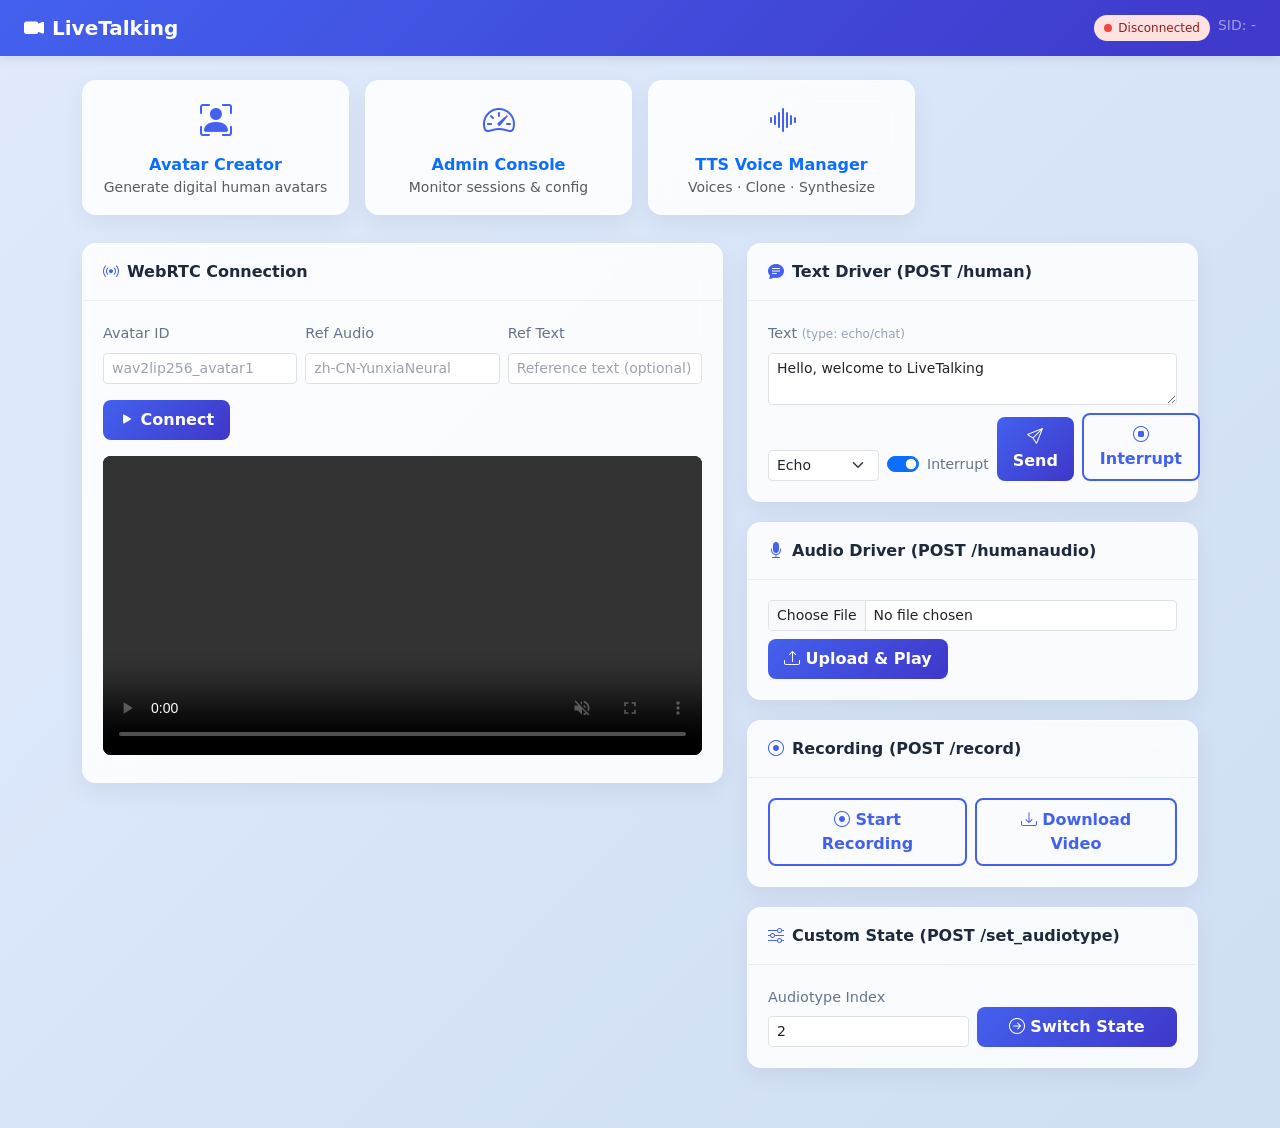
<file: third_party/livetalking/web/index-en.html>
<!DOCTYPE html>
<html lang="en">
<head>
    <meta charset="UTF-8">
    <meta name="viewport" content="width=device-width, initial-scale=1.0">
    <title>LiveTalking - Real-time Digital Human</title>
    <link href="https://cdn.jsdelivr.net/npm/bootstrap@5.3.0/dist/css/bootstrap.min.css" rel="stylesheet">
    <link rel="stylesheet" href="https://cdn.jsdelivr.net/npm/bootstrap-icons@1.10.0/font/bootstrap-icons.css">
    <style>
        :root {
            --primary: #4361ee;
            --primary-dark: #3f37c9;
            --bg: #f0f4fc;
            --card-bg: rgba(255,255,255,0.85);
            --radius: 14px;
        }
        body {
            font-family: 'Inter', system-ui, -apple-system, sans-serif;
            background: linear-gradient(135deg, #e0eafc 0%, #cfdef3 100%);
            color: #1e293b;
            min-height: 100vh;
            padding-bottom: 40px;
        }
        .navbar-brand { font-weight: 700; }
        .glass-card {
            background: var(--card-bg);
            backdrop-filter: blur(12px);
            border: 1px solid rgba(255,255,255,0.4);
            border-radius: var(--radius);
            box-shadow: 0 8px 24px rgba(0,0,0,0.06);
            margin-bottom: 20px;
        }
        .card-header {
            background: transparent;
            border-bottom: 1px solid rgba(0,0,0,0.06);
            padding: 16px 20px;
            font-weight: 600;
            display: flex;
            align-items: center;
            gap: 8px;
        }
        .card-header i { color: var(--primary); }
        .card-body { padding: 20px; }
        .btn-primary-custom {
            background: linear-gradient(135deg, #4361ee, #3f37c9);
            border: none;
            color: #fff;
            font-weight: 600;
            border-radius: 8px;
            padding: 8px 16px;
            cursor: pointer;
            transition: transform 0.2s, box-shadow 0.2s;
        }
        .btn-primary-custom:hover { transform: translateY(-1px); box-shadow: 0 4px 14px rgba(67,97,238,0.3); color: #fff; }
        .btn-primary-custom:active { transform: translateY(0); }
        .btn-danger-custom { background: #ef4444; border: none; color: #fff; font-weight: 600; border-radius: 8px; padding: 8px 16px; cursor: pointer; transition: transform 0.2s, box-shadow 0.2s; }
        .btn-danger-custom:hover { transform: translateY(-1px); box-shadow: 0 4px 14px rgba(239,68,68,0.3); }
        .btn-danger-custom:active { transform: translateY(0); }
        .btn-outline-custom { border: 2px solid var(--primary); color: var(--primary); font-weight: 600; border-radius: 8px; padding: 8px 16px; background: transparent; cursor: pointer; transition: all 0.2s; }
        .btn-outline-custom:hover { background: var(--primary); color: #fff; }
        .btn-outline-custom:active { transform: scale(0.97); }
        video { width: 100%; border-radius: 8px; background: #000; }
        .session-badge { font-size: 0.75rem; padding: 4px 10px; border-radius: 20px; }
        .connected { background: #d1fae5; color: #065f46; }
        .disconnected { background: #fee2e2; color: #991b1b; }
        .status-dot { width: 8px; height: 8px; border-radius: 50%; display: inline-block; margin-right: 6px; }
        .status-dot.on { background: #10b981; }
        .status-dot.off { background: #ef4444; }
        .quick-link { text-decoration: none; }
        .quick-link .glass-card { transition: transform 0.3s, box-shadow 0.3s; cursor: pointer; }
        .quick-link:hover .glass-card { transform: translateY(-3px); box-shadow: 0 12px 28px rgba(0,0,0,0.1); }
        label { font-weight: 500; font-size: 0.9rem; color: #64748b; margin-bottom: 4px; }
        .param-hint { font-size: 0.75rem; color: #94a3b8; }
        ::placeholder { color: #9ca3af !important; opacity: 1; }
        :-ms-input-placeholder { color: #9ca3af; }
    </style>
</head>
<body>

<nav class="navbar navbar-dark" style="background: linear-gradient(135deg, #4361ee, #3f37c9); box-shadow: 0 2px 10px rgba(0,0,0,0.1);">
    <div class="container-fluid px-4">
        <span class="navbar-brand"><i class="bi bi-camera-video-fill me-2"></i>LiveTalking</span>
        <div class="d-flex gap-2">
            <span class="session-badge disconnected" id="statusBadge"><span class="status-dot off"></span>Disconnected</span>
            <span class="text-white-50 small" id="sessionIdDisplay">SID: -</span>
        </div>
    </div>
</nav>

<div class="container mt-4">
    <!-- Quick Links -->
    <div class="row g-3 mb-2">
        <div class="col-md-3">
            <a href="/avatar-en.html" class="quick-link" target="_blank">
                <div class="glass-card p-3 text-center">
                    <i class="bi bi-person-bounding-box fs-2" style="color: #4361ee;"></i>
                    <div class="fw-bold mt-2">Avatar Creator</div>
                    <div class="small text-muted">Generate digital human avatars</div>
                </div>
            </a>
        </div>
        <div class="col-md-3">
            <a href="/admin-en.html" class="quick-link" target="_blank">
                <div class="glass-card p-3 text-center">
                    <i class="bi bi-speedometer2 fs-2" style="color: #4361ee;"></i>
                    <div class="fw-bold mt-2">Admin Console</div>
                    <div class="small text-muted">Monitor sessions &amp; config</div>
                </div>
            </a>
        </div>
        <div class="col-md-3">
            <a href="/tts/index-en.html" class="quick-link" target="_blank">
                <div class="glass-card p-3 text-center">
                    <i class="bi bi-soundwave fs-2" style="color: #4361ee;"></i>
                    <div class="fw-bold mt-2">TTS Voice Manager</div>
                    <div class="small text-muted">Voices · Clone · Synthesize</div>
                </div>
            </a>
        </div>
    </div>

    <div class="row">
        <!-- Left Column: Connection + Video -->
        <div class="col-lg-7">
            <!-- 1. WebRTC Connection -->
            <div class="glass-card">
                <div class="card-header"><i class="bi bi-broadcast"></i> WebRTC Connection</div>
                <div class="card-body">
                    <div class="row g-2 align-items-end mb-3">
                        <div class="col-md-4">
                            <label class="form-label">Avatar ID</label>
                            <input type="text" class="form-control form-control-sm" id="offerAvatar" placeholder="wav2lip256_avatar1">
                        </div>
                        <div class="col-md-4">
                            <label class="form-label">Ref Audio</label>
                            <input type="text" class="form-control form-control-sm" id="offerRefAudio" placeholder="zh-CN-YunxiaNeural">
                        </div>
                        <div class="col-md-4">
                            <label class="form-label">Ref Text</label>
                            <input type="text" class="form-control form-control-sm" id="offerRefText" placeholder="Reference text (optional)">
                        </div>
                    </div>
                    <div class="d-flex gap-2">
                        <button class="btn-primary-custom" id="btnStart" onclick="start()"><i class="bi bi-play-fill"></i> Connect</button>
                        <button class="btn-danger-custom" id="btnStop" onclick="stop()" style="display:none;"><i class="bi bi-stop-fill"></i> Disconnect</button>
                    </div>
                    <div id="offerError" class="alert alert-danger mt-3" role="alert" style="display:none;"></div>
                    <div class="mt-3">
                        <video id="video" autoplay playsinline muted controls></video>
                        <audio id="audio" autoplay></audio>
                    </div>
                </div>
            </div>
        </div>

        <!-- Right Column: Drivers + Actions -->
        <div class="col-lg-5">
            <!-- 2. Text Driver -->
            <div class="glass-card">
                <div class="card-header"><i class="bi bi-chat-text-fill"></i> Text Driver (POST /human)</div>
                <div class="card-body">
                    <div class="mb-2">
                        <label class="form-label">Text <span class="param-hint">(type: echo/chat)</span></label>
                        <textarea class="form-control form-control-sm" id="txtMessage" rows="2" placeholder="Enter text to speak...">Hello, welcome to LiveTalking</textarea>
                    </div>
                    <div class="d-flex gap-2 align-items-end">
                        <select class="form-select form-select-sm" style="width:120px;" id="txtType">
                            <option value="echo">Echo</option>
                            <option value="chat">Chat LLM</option>
                        </select>
                        <div class="form-check form-switch">
                            <input class="form-check-input" type="checkbox" id="txtInterrupt" checked>
                            <label class="form-check-label small">Interrupt</label>
                        </div>
                        <button class="btn-primary-custom btn-sm ms-auto" onclick="sendText()"><i class="bi bi-send"></i> Send</button>
                        <button class="btn-outline-custom btn-sm" onclick="interrupt()"><i class="bi bi-stop-circle"></i> Interrupt</button>
                    </div>
                </div>
            </div>

            <!-- 3. Audio Driver -->
            <div class="glass-card">
                <div class="card-header"><i class="bi bi-mic-fill"></i> Audio Driver (POST /humanaudio)</div>
                <div class="card-body">
                    <input type="file" class="form-control form-control-sm mb-2" id="audioFile" accept="audio/*">
                    <button class="btn-primary-custom btn-sm" onclick="uploadAudio()"><i class="bi bi-upload"></i> Upload &amp; Play</button>
                </div>
            </div>

            <!-- 4. Recording -->
            <div class="glass-card">
                <div class="card-header"><i class="bi bi-record-circle"></i> Recording (POST /record)</div>
                <div class="card-body">
                    <div class="d-flex gap-2">
                        <button class="btn-outline-custom btn-sm" id="btnRecToggle" onclick="toggleRecord()"><i class="bi bi-record-circle"></i> Start Recording</button>
                        <button class="btn-outline-custom btn-sm" id="btnDownload" onclick="downloadRecord()" disabled><i class="bi bi-download"></i> Download Video</button>
                    </div>
                </div>
            </div>

            <!-- 5. Custom State -->
            <div class="glass-card">
                <div class="card-header"><i class="bi bi-sliders"></i> Custom State (POST /set_audiotype)</div>
                <div class="card-body">
                    <div class="row g-2 align-items-end">
                        <div class="col-6">
                            <label class="form-label">Audiotype Index</label>
                            <input type="number" class="form-control form-control-sm" id="audiotypeVal" value="2" min="2">
                        </div>
                        <div class="col-6">
                            <button class="btn-primary-custom btn-sm w-100" onclick="setAudiotype()"><i class="bi bi-arrow-right-circle"></i> Switch State</button>
                        </div>
                    </div>
                </div>
            </div>

        </div>
    </div>
</div>

<script>
let pc = null;
let sessionid = null;

function updateStatus(connected) {
    const badge = document.getElementById('statusBadge');
    if (connected) {
        badge.className = 'session-badge connected';
        badge.innerHTML = '<span class="status-dot on"></span>Connected';
    } else {
        badge.className = 'session-badge disconnected';
        badge.innerHTML = '<span class="status-dot off"></span>Disconnected';
    }
}

function setSessionId(sid) {
    sessionid = sid;
    document.getElementById('sessionIdDisplay').textContent = 'SID: ' + (sid || '-');
}

function showError(msg) {
    const el = document.getElementById('offerError');
    el.textContent = msg;
    el.style.display = 'block';
    setTimeout(() => { el.style.display = 'none'; }, 8000);
}

// --- WebRTC ---
function negotiate() {
    pc.addTransceiver('video', { direction: 'recvonly' });
    pc.addTransceiver('audio', { direction: 'recvonly' });
    return pc.createOffer().then(offer => pc.setLocalDescription(offer)).then(() => {
        return new Promise(resolve => {
            if (pc.iceGatheringState === 'complete') resolve();
            else {
                const check = () => { if (pc.iceGatheringState === 'complete') { pc.removeEventListener('icegatheringstatechange', check); resolve(); } };
                pc.addEventListener('icegatheringstatechange', check);
            }
        });
    }).then(() => {
        const offer = pc.localDescription;
        const body = {
            sdp: offer.sdp,
            type: offer.type,
            avatar: document.getElementById('offerAvatar').value || undefined,
            refaudio: document.getElementById('offerRefAudio').value || undefined,
            reftext: document.getElementById('offerRefText').value || undefined,
        };
        return fetch('/offer', { method: 'POST', headers: { 'Content-Type': 'application/json' }, body: JSON.stringify(body) });
    }).then(res => res.json()).then(answer => {
        // Check for server-side error code
        if (answer.code && answer.code !== 0) {
            throw new Error(answer.msg || 'Unknown server error');
        }
        if (!answer.sdp) {
            throw new Error('Server returned no SDP');
        }
        if (answer.sessionid) setSessionId(answer.sessionid);
        return pc.setRemoteDescription(new RTCSessionDescription({ type: 'answer', sdp: answer.sdp }));
    }).catch(e => {
        const msg = e.message || String(e);
        showError(msg);
        // Reset connection state on error
        if (pc) { pc.close(); pc = null; }
        updateStatus(false);
        setSessionId(null);
        document.getElementById('btnStart').style.display = 'inline-block';
        document.getElementById('btnStop').style.display = 'none';
    });
}

function start() {
    document.getElementById('offerError').style.display = 'none';
    const config = { sdpSemantics: 'unified-plan' };
    if (document.getElementById('use-stun')?.checked) {
        config.iceServers = [{ urls: 'stun:stun.l.google.com:19302' }];
    }
    pc = new RTCPeerConnection(config);
    pc.addEventListener('track', evt => {
        if (evt.track.kind === 'video') document.getElementById('video').srcObject = evt.streams[0];
        else document.getElementById('audio').srcObject = evt.streams[0];
    });
    pc.addEventListener('connectionstatechange', () => {
        if (pc.connectionState === 'connected') updateStatus(true);
        else if (pc.connectionState === 'disconnected' || pc.connectionState === 'failed') { updateStatus(false); setSessionId(null); }
    });
    negotiate();
    document.getElementById('btnStart').style.display = 'none';
    document.getElementById('btnStop').style.display = 'inline-block';
}

function stop() {
    if (pc) { pc.close(); pc = null; }
    updateStatus(false);
    setSessionId(null);
    document.getElementById('btnStart').style.display = 'inline-block';
    document.getElementById('btnStop').style.display = 'none';
    document.getElementById('video').srcObject = null;
    document.getElementById('audio').srcObject = null;
}

// --- Text ---
function sendText() {
    const text = document.getElementById('txtMessage').value;
    const type = document.getElementById('txtType').value;
    const interrupt = document.getElementById('txtInterrupt').checked;
    if (!text || !sessionid) return alert('Please connect WebRTC first');

    fetch('/human', {
        method: 'POST',
        headers: { 'Content-Type': 'application/json' },
        body: JSON.stringify({ text, type, interrupt, sessionid: String(sessionid) }),
    }).then(r => r.json()).then(d => {
        console.log('human:', d);
        document.getElementById('txtMessage').value = '';
    });
}

// --- Audio Upload ---
function uploadAudio() {
    const file = document.getElementById('audioFile').files[0];
    if (!file || !sessionid) return alert('Please connect WebRTC and select an audio file');

    const formData = new FormData();
    formData.append('file', file);
    formData.append('sessionid', String(sessionid));

    fetch('/humanaudio', { method: 'POST', body: formData })
        .then(r => r.json()).then(d => console.log('humanaudio:', d));
}

// --- Interrupt ---
function interrupt() {
    if (!sessionid) return;
    fetch('/interrupt_talk', {
        method: 'POST',
        headers: { 'Content-Type': 'application/json' },
        body: JSON.stringify({ sessionid: String(sessionid) }),
    }).then(r => r.json()).then(d => console.log('interrupt:', d));
}

// --- Speaking Status ---
function checkSpeaking() {
    if (!sessionid) return alert('Please connect WebRTC first');
    fetch('/is_speaking', {
        method: 'POST',
        headers: { 'Content-Type': 'application/json' },
        body: JSON.stringify({ sessionid: String(sessionid) }),
    }).then(r => r.json()).then(d => alert('Speaking: ' + JSON.stringify(d.data)));
}

// --- Recording ---
let recording = false;
function toggleRecord() {
    if (!sessionid) return alert('Please connect WebRTC first');
    const btn = document.getElementById('btnRecToggle');
    const type = recording ? 'end_record' : 'start_record';
    fetch('/record', {
        method: 'POST',
        headers: { 'Content-Type': 'application/json' },
        body: JSON.stringify({ type, sessionid: String(sessionid) }),
    }).then(r => r.json()).then(d => {
        console.log(type + ':', d);
        recording = !recording;
        if (recording) {
            btn.className = 'btn-danger-custom btn-sm';
            btn.innerHTML = '<i class="bi bi-stop-circle"></i> Stop Recording';
            document.getElementById('btnDownload').disabled = true;
        } else {
            btn.className = 'btn-outline-custom btn-sm';
            btn.innerHTML = '<i class="bi bi-record-circle"></i> Start Recording';
            document.getElementById('btnDownload').disabled = false;
        }
    });
}
function downloadRecord() {
    if (!sessionid) return;
    window.open('/record/' + sessionid, '_blank');
}

// --- Audiotype ---
function setAudiotype() {
    if (!sessionid) return alert('Please connect WebRTC first');
    const val = parseInt(document.getElementById('audiotypeVal').value) || 0;
    fetch('/set_audiotype', {
        method: 'POST',
        headers: { 'Content-Type': 'application/json' },
        body: JSON.stringify({ audiotype: val, sessionid: String(sessionid) }),
    }).then(r => r.json()).then(d => console.log('set_audiotype:', d));
}

</script>
</body>
</html>
</file>
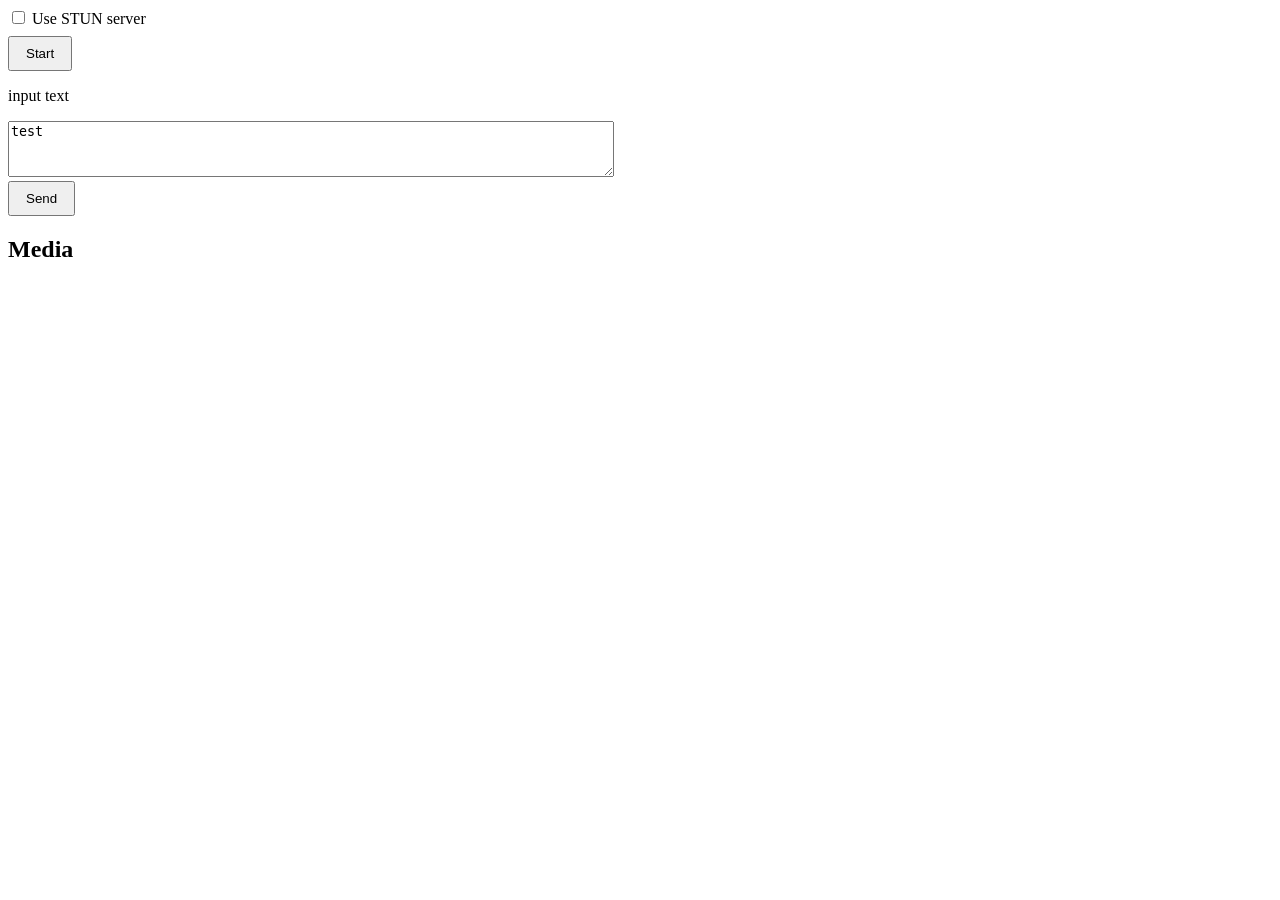
<file: third_party/livetalking/web/rtcpushapi.html>
<!DOCTYPE html>
<html>

<head>
  <meta charset="UTF-8" />
  <meta name="viewport" content="width=device-width, initial-scale=1.0" />
  <title>LiveTalking</title>
  <style>
    button {
      padding: 8px 16px;
    }

    video {
      width: 100%;
    }

    .option {
      margin-bottom: 8px;
    }

    #media {
      max-width: 1280px;
    }
  </style>
</head>

<body>

  <div class="option">
    <input id="use-stun" type="checkbox" />
    <label for="use-stun">Use STUN server</label>
  </div>
  <button class="btn btn-primary" id="btn_play">Start</button>
  <form class="form-inline" id="echo-form">
    <div class="form-group">
      <p>input text</p>

      <textarea cols="2" rows="3" style="width:600px;height:50px;" class="form-control" id="message">test</textarea>
    </div>
    <button type="submit" class="btn btn-default">Send</button>
  </form>

  <div id="media">
    <h2>Media</h2>

    <video id="rtc_media_player" style="width:600px;" controls autoplay></video>
  </div>

  <script src="srs.sdk.js"></script>
  <!-- <script type="text/javascript" src="http://cdn.sockjs.org/sockjs-0.3.4.js"></script> -->
  <script type="text/javascript" src="https://code.jquery.com/jquery-2.1.1.min.js"></script>
</body>
<script type="text/javascript" charset="utf-8">

  $(document).ready(function () {
    // var host = window.location.hostname
    // var ws = new WebSocket("ws://"+host+":8000/humanecho");
    // //document.getElementsByTagName("video")[0].setAttribute("src", aa["video"]);
    // ws.onopen = function() {
    // console.log('Connected');
    // };
    // ws.onmessage = function(e) {
    // console.log('Received: ' + e.data);
    // data = e
    // var vid = JSON.parse(data.data); 
    // console.log(typeof(vid),vid)
    // //document.getElementsByTagName("video")[0].setAttribute("src", vid["video"]);

    // };
    // ws.onclose = function(e) {
    // console.log('Closed');
    // };

    $('#echo-form').on('submit', function (e) {
      e.preventDefault();
      var message = $('#message').val();
      console.log('Sending: ' + message);
      fetch('/human', {
        body: JSON.stringify({
          text: message,
          type: 'echo',
          sessionid: '0',
        }),
        headers: {
          'Content-Type': 'application/json'
        },
        method: 'POST'
      });
      //ws.send(message);
      $('#message').val('');
    });
  });

  $(function () {
    var sdk = null; // Global handler to do cleanup when republishing.
    var startPlay = function () {
      $('#rtc_media_player').show();

      // Close PC when user replay.
      if (sdk) {
        sdk.close();
      }
      sdk = new SrsRtcWhipWhepAsync();

      // User should set the stream when publish is done, @see https://webrtc.org/getting-started/media-devices
      // However SRS SDK provides a consist API like https://webrtc.org/getting-started/remote-streams
      $('#rtc_media_player').prop('srcObject', sdk.stream);
      // Optional callback, SDK will add track to stream.
      // sdk.ontrack = function (event) { console.log('Got track', event); sdk.stream.addTrack(event.track); };

      var host = window.location.hostname
      // For example: webrtc://r.ossrs.net/live/livestream
      var url = "http://" + host + ":1985/rtc/v1/whep/?app=live&stream=livestream"
      sdk.play(url).then(function (session) {
        //$('#sessionid').html(session.sessionid);
        //$('#simulator-drop').attr('href', session.simulator + '?drop=1&username=' + session.sessionid);
      }).catch(function (reason) {
        sdk.close();
        $('#rtc_media_player').hide();
        console.error(reason);
      });
    };

    $('#rtc_media_player').hide();
    // var query = parse_query_string();
    // srs_init_whep("#txt_url", query);

    $("#btn_play").click(startPlay);
    // Never play util windows loaded @see https://github.com/ossrs/srs/issues/2732
    // if (query.autostart === 'true') {
    //     $('#rtc_media_player').prop('muted', true);
    //     console.warn('For autostart, we should mute it, see https://www.jianshu.com/p/c3c6944eed5a ' +
    //         'or https://developers.google.com/web/updates/2017/09/autoplay-policy-changes#audiovideo_elements');
    //     window.addEventListener("load", function(){ startPlay(); });
    // }
  });
</script>

</html>
</file>
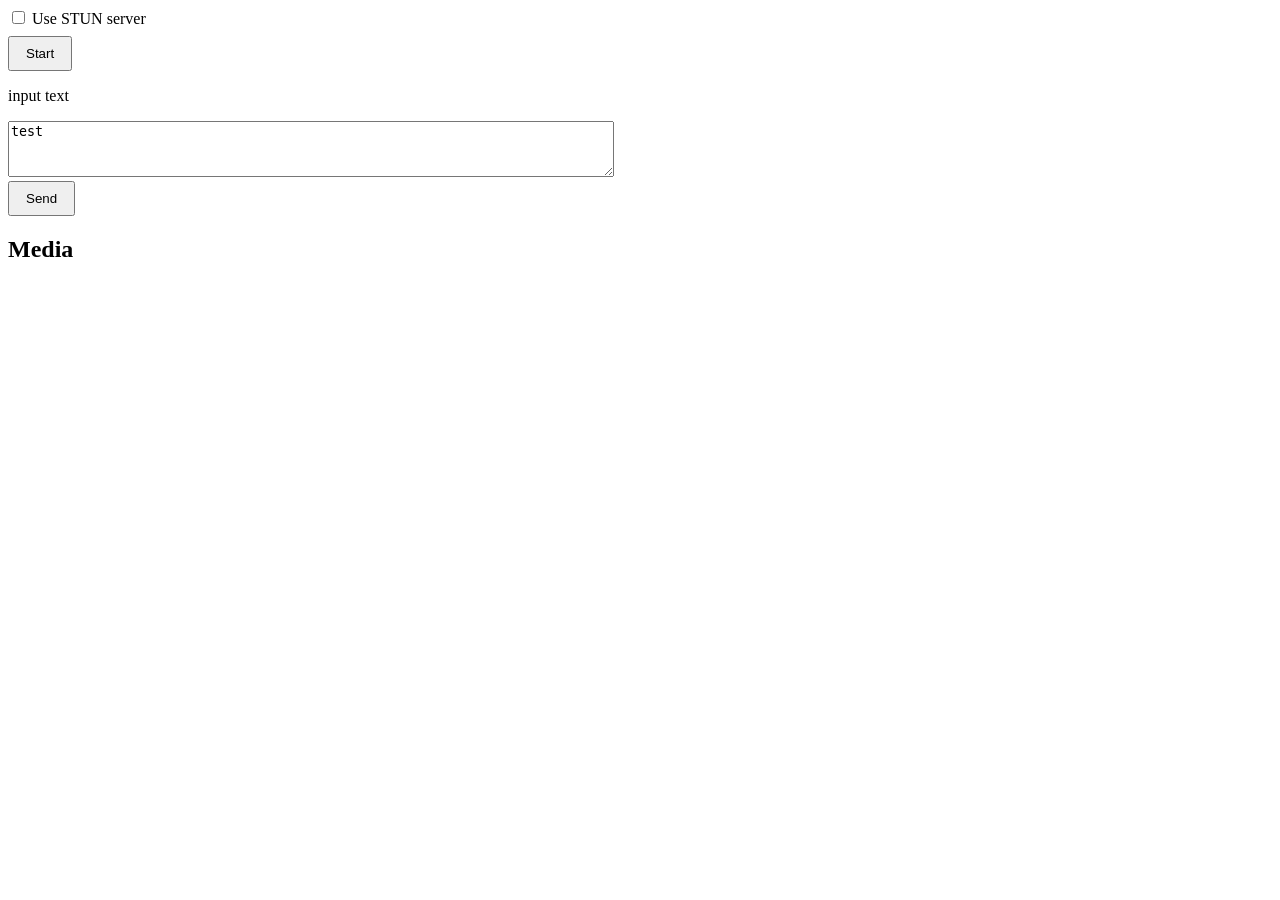
<file: third_party/livetalking/web/rtcpushchat.html>
<!DOCTYPE html>
<html>

<head>
  <meta charset="UTF-8" />
  <meta name="viewport" content="width=device-width, initial-scale=1.0" />
  <title>LiveTalking</title>
  <style>
    button {
      padding: 8px 16px;
    }

    video {
      width: 100%;
    }

    .option {
      margin-bottom: 8px;
    }

    #media {
      max-width: 1280px;
    }
  </style>
</head>

<body>

  <div class="option">
    <input id="use-stun" type="checkbox" />
    <label for="use-stun">Use STUN server</label>
  </div>
  <button class="btn btn-primary" id="btn_play">Start</button>
  <form class="form-inline" id="echo-form">
    <div class="form-group">
      <p>input text</p>

      <textarea cols="2" rows="3" style="width:600px;height:50px;" class="form-control" id="message">test</textarea>
    </div>
    <button type="submit" class="btn btn-default">Send</button>
  </form>

  <div id="media">
    <h2>Media</h2>

    <video id="rtc_media_player" style="width:600px;" controls autoplay></video>
  </div>

  <script src="srs.sdk.js"></script>
  <script type="text/javascript" src="http://cdn.sockjs.org/sockjs-0.3.4.js"></script>
  <script type="text/javascript" src="https://code.jquery.com/jquery-2.1.1.min.js"></script>
</body>
<script type="text/javascript" charset="utf-8">

  $(document).ready(function () {
    // var host = window.location.hostname
    // var ws = new WebSocket("ws://"+host+":8000/humanecho");
    // //document.getElementsByTagName("video")[0].setAttribute("src", aa["video"]);
    // ws.onopen = function() {
    // console.log('Connected');
    // };
    // ws.onmessage = function(e) {
    // console.log('Received: ' + e.data);
    // data = e
    // var vid = JSON.parse(data.data); 
    // console.log(typeof(vid),vid)
    // //document.getElementsByTagName("video")[0].setAttribute("src", vid["video"]);

    // };
    // ws.onclose = function(e) {
    // console.log('Closed');
    // };

    $('#echo-form').on('submit', function (e) {
      e.preventDefault();
      var message = $('#message').val();
      console.log('Sending: ' + message);
      fetch('/human', {
        body: JSON.stringify({
          text: message,
          type: 'chat',
          sessionid: '0',
        }),
        headers: {
          'Content-Type': 'application/json'
        },
        method: 'POST'
      });
      //ws.send(message);
      $('#message').val('');
    });
  });

  $(function () {
    var sdk = null; // Global handler to do cleanup when republishing.
    var startPlay = function () {
      $('#rtc_media_player').show();

      // Close PC when user replay.
      if (sdk) {
        sdk.close();
      }
      sdk = new SrsRtcWhipWhepAsync();

      // User should set the stream when publish is done, @see https://webrtc.org/getting-started/media-devices
      // However SRS SDK provides a consist API like https://webrtc.org/getting-started/remote-streams
      $('#rtc_media_player').prop('srcObject', sdk.stream);
      // Optional callback, SDK will add track to stream.
      // sdk.ontrack = function (event) { console.log('Got track', event); sdk.stream.addTrack(event.track); };

      var host = window.location.hostname
      // For example: webrtc://r.ossrs.net/live/livestream
      var url = "http://" + host + ":1985/rtc/v1/whep/?app=live&stream=livestream"
      sdk.play(url).then(function (session) {
        //$('#sessionid').html(session.sessionid);
        //$('#simulator-drop').attr('href', session.simulator + '?drop=1&username=' + session.sessionid);
      }).catch(function (reason) {
        sdk.close();
        $('#rtc_media_player').hide();
        console.error(reason);
      });
    };

    $('#rtc_media_player').hide();
    // var query = parse_query_string();
    // srs_init_whep("#txt_url", query);

    $("#btn_play").click(startPlay);
    // Never play util windows loaded @see https://github.com/ossrs/srs/issues/2732
    // if (query.autostart === 'true') {
    //     $('#rtc_media_player').prop('muted', true);
    //     console.warn('For autostart, we should mute it, see https://www.jianshu.com/p/c3c6944eed5a ' +
    //         'or https://developers.google.com/web/updates/2017/09/autoplay-policy-changes#audiovideo_elements');
    //     window.addEventListener("load", function(){ startPlay(); });
    // }
  });
</script>

</html>
</file>
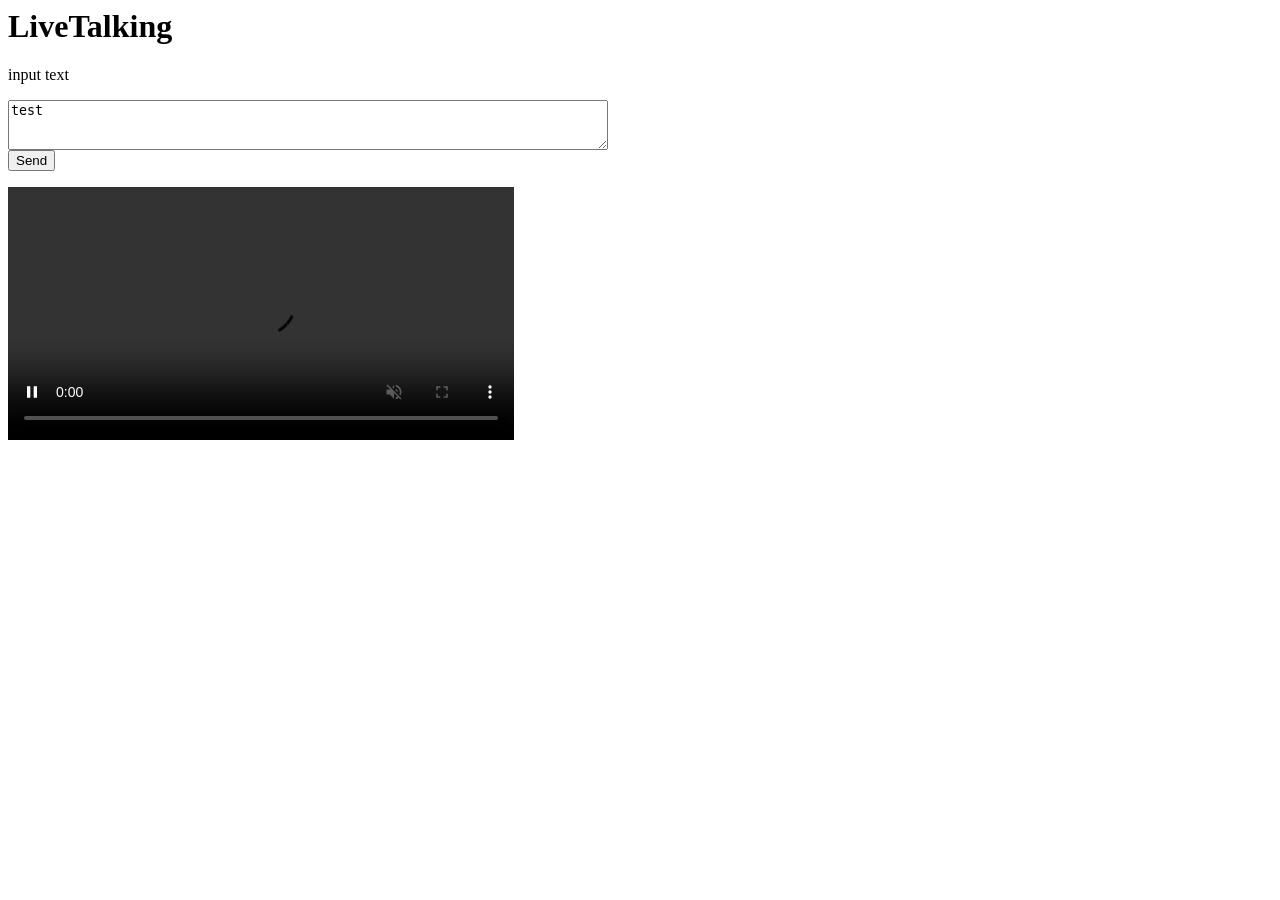
<file: third_party/livetalking/web/rtmpapi.html>
<!-- index.html -->
<html>

<head>
	<script type="text/javascript" src="mpegts-1.7.3.min.js"></script>
	<!-- <script type="text/javascript" src="http://cdn.sockjs.org/sockjs-0.3.4.js"></script> -->
	<script type="text/javascript" src="https://code.jquery.com/jquery-2.1.1.min.js"></script>



</head>

<body>
	<div class="container">
		<h1>LiveTalking</h1>
		<form class="form-inline" id="echo-form">
			<div class="form-group">
				<p>input text</p>

				<textarea cols="2" rows="3" style="width:600px;height:50px;" class="form-control"
					id="message">test</textarea>
			</div>
			<button type="submit" class="btn btn-default">Send</button>
		</form>
		<div id="log">

		</div>
		<video id="video_player" width="40%" controls autoplay muted></video>
	</div>
</body>
<script type="text/javascript" charset="utf-8">

	$(document).ready(function () {
		var host = window.location.hostname
		//   var ws = new WebSocket("ws://"+host+":8000/humanecho");
		//   //document.getElementsByTagName("video")[0].setAttribute("src", aa["video"]);
		//   ws.onopen = function() {
		// 	console.log('Connected');
		//   };
		//   ws.onmessage = function(e) {
		// 	console.log('Received: ' + e.data);
		// 	data = e
		// 	var vid = JSON.parse(data.data); 
		// 	console.log(typeof(vid),vid)
		// 	//document.getElementsByTagName("video")[0].setAttribute("src", vid["video"]);

		//   };
		//   ws.onclose = function(e) {
		// 	console.log('Closed');
		//   };

		flvPlayer = mpegts.createPlayer({ type: 'flv', url: "http://" + host + ":8080/live/livestream.flv", isLive: true, enableStashBuffer: false });
		flvPlayer.attachMediaElement(document.getElementById('video_player'));
		flvPlayer.load();
		flvPlayer.play();

		$('#echo-form').on('submit', function (e) {
			e.preventDefault();
			var message = $('#message').val();
			console.log('Sending: ' + message);
			fetch('/human', {
				body: JSON.stringify({
					text: message,
					type: 'echo',
					sessionid: '0',
				}),
				headers: {
					'Content-Type': 'application/json'
				},
				method: 'POST'
			});
			//ws.send(message);
			$('#message').val('');
		});
	});
</script>

</html>
</file>
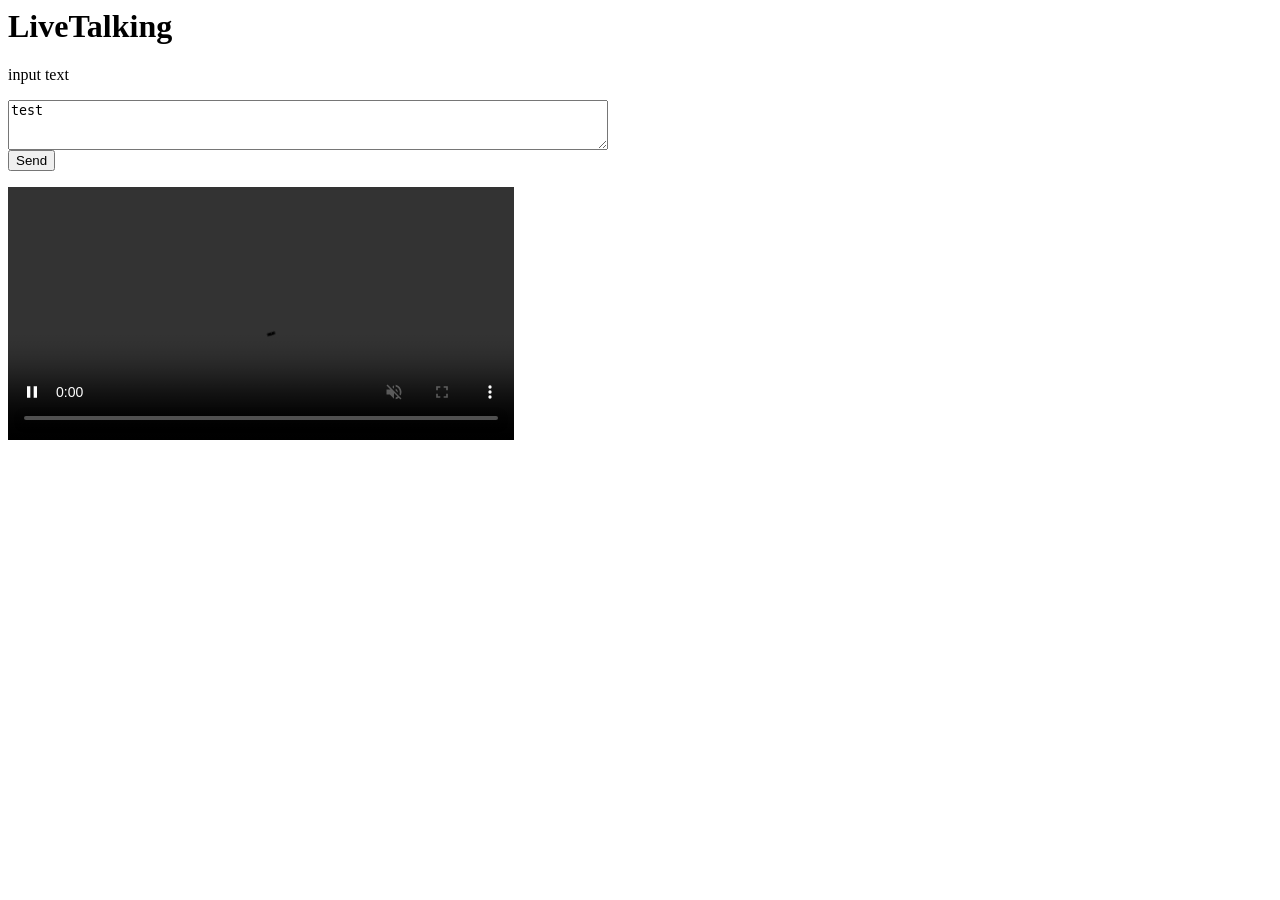
<file: third_party/livetalking/web/rtmpchat.html>
<!-- index.html -->
<html>

<head>
	<script type="text/javascript" src="mpegts-1.7.3.min.js"></script>
	<!-- <script type="text/javascript" src="http://cdn.sockjs.org/sockjs-0.3.4.js"></script> -->
	<script type="text/javascript" src="https://code.jquery.com/jquery-2.1.1.min.js"></script>



</head>

<body>
	<div class="container">
		<h1>LiveTalking</h1>
		<form class="form-inline" id="echo-form">
			<div class="form-group">
				<p>input text</p>

				<textarea cols="2" rows="3" style="width:600px;height:50px;" class="form-control"
					id="message">test</textarea>
			</div>
			<button type="submit" class="btn btn-default">Send</button>
		</form>
		<div id="log">

		</div>
		<video id="video_player" width="40%" controls autoplay muted></video>
	</div>
</body>
<script type="text/javascript" charset="utf-8">

	$(document).ready(function () {
		var host = window.location.hostname
		//   var ws = new WebSocket("ws://"+host+":8000/humanecho");
		//   //document.getElementsByTagName("video")[0].setAttribute("src", aa["video"]);
		//   ws.onopen = function() {
		// 	console.log('Connected');
		//   };
		//   ws.onmessage = function(e) {
		// 	console.log('Received: ' + e.data);
		// 	data = e
		// 	var vid = JSON.parse(data.data); 
		// 	console.log(typeof(vid),vid)
		// 	//document.getElementsByTagName("video")[0].setAttribute("src", vid["video"]);

		//   };
		//   ws.onclose = function(e) {
		// 	console.log('Closed');
		//   };

		flvPlayer = mpegts.createPlayer({ type: 'flv', url: "http://" + host + ":8080/live/livestream.flv", isLive: true, enableStashBuffer: false });
		flvPlayer.attachMediaElement(document.getElementById('video_player'));
		flvPlayer.load();
		flvPlayer.play();

		$('#echo-form').on('submit', function (e) {
			e.preventDefault();
			var message = $('#message').val();
			console.log('Sending: ' + message);
			fetch('/human', {
				body: JSON.stringify({
					text: message,
					type: 'chat',
					sessionid: '0',
				}),
				headers: {
					'Content-Type': 'application/json'
				},
				method: 'POST'
			});
			//ws.send(message);
			$('#message').val('');
		});
	});
</script>

</html>
</file>
